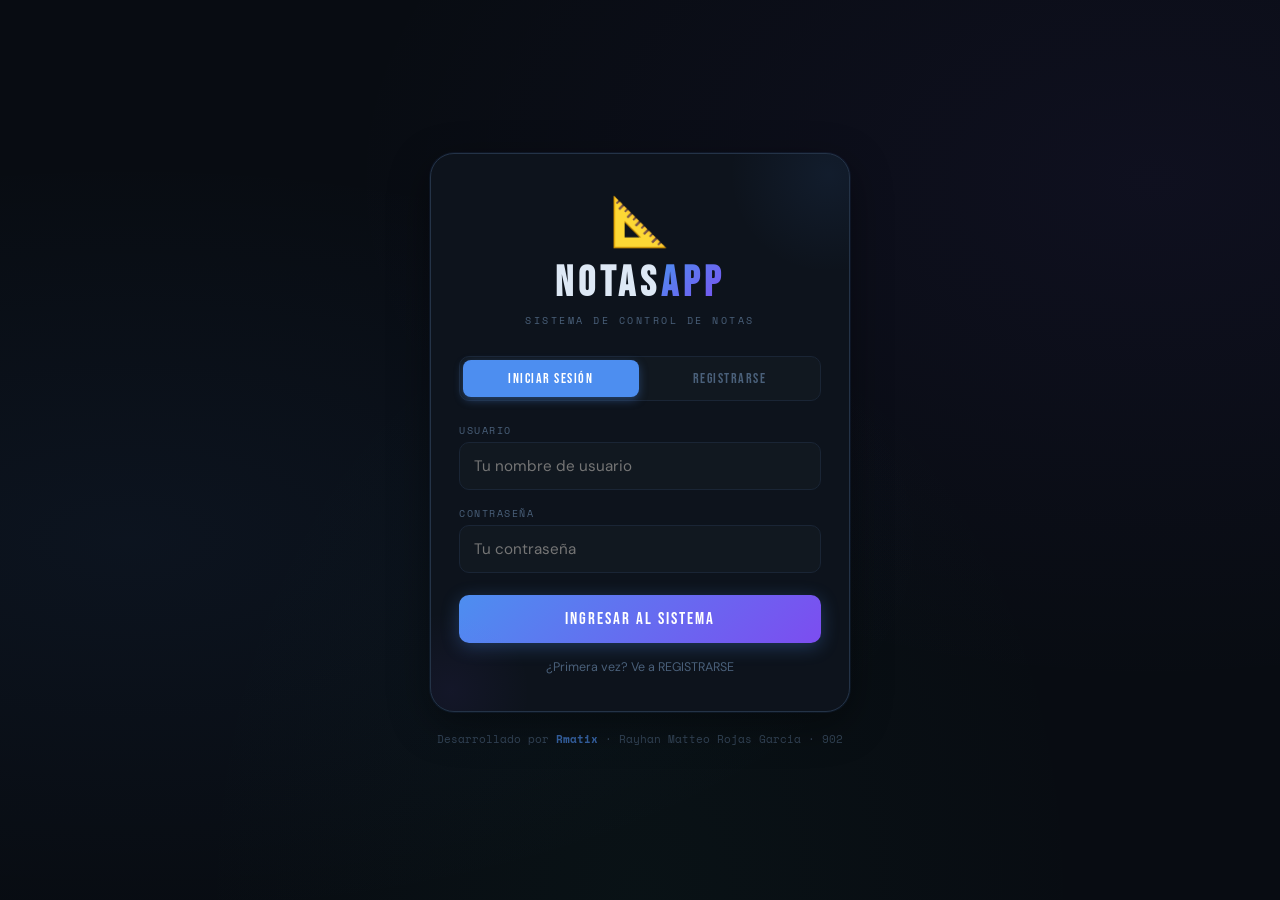
<file: index.html>
<!DOCTYPE html>
<html lang="es">
<head>
    <meta charset="UTF-8">
    <meta name="viewport" content="width=device-width, initial-scale=1.0">
    <title>NotasApp · Rmatix</title>
    <link href="https://fonts.googleapis.com/css2?family=Bebas+Neue&family=DM+Sans:opsz,wght@9..40,300;9..40,400;9..40,500;9..40,600;9..40,700&family=Space+Mono:wght@400;700&display=swap" rel="stylesheet">
    <style>
        :root {
            --bg: #080c12;
            --surface: rgba(13, 19, 28, 0.85);
            --surface-solid: #0d131c;
            --surface2: #111820;
            --card: #131b25;
            --border: #1a2535;
            --border-light: #243347;
            --text: #dde8f5;
            --text2: #7a96b4;
            --muted: #4a607a;
            --accent: #4d8ef0;
            --accent2: #7c4df0;
            --green: #2ecc8a;
            --red: #f06565;
            --yellow: #f0b429;
            --orange: #f07832;
            --radius: 18px;
            --radius-sm: 10px;
            --shadow: 0 12px 40px rgba(0,0,0,0.4);
            --shadow-card: 0 4px 20px rgba(0,0,0,0.3);
            --transition: all 0.28s cubic-bezier(0.25, 0.8, 0.25, 1);
            /* Mobile nav height */
            --nav-h: 64px;
        }

        * { margin:0; padding:0; box-sizing:border-box; scroll-behavior:smooth; -webkit-tap-highlight-color:transparent; }

        body {
            background: var(--bg);
            background-image:
                radial-gradient(ellipse at 10% 60%, rgba(77,142,240,0.06) 0%, transparent 50%),
                radial-gradient(ellipse at 90% 20%, rgba(124,77,240,0.06) 0%, transparent 50%),
                radial-gradient(ellipse at 50% 100%, rgba(46,204,138,0.03) 0%, transparent 50%);
            color: var(--text);
            font-family: 'DM Sans', sans-serif;
            min-height: 100vh;
            overflow-x: hidden;
        }

        .hidden { display:none!important }

        /* ═══ ANIMACIONES ═══ */
        @keyframes slideInUp { from { opacity:0; transform:translateY(24px); } to { opacity:1; transform:translateY(0); } }
        @keyframes slideInDown { from { opacity:0; transform:translateY(-16px); } to { opacity:1; transform:translateY(0); } }
        @keyframes fadeIn { from { opacity:0; } to { opacity:1; } }
        @keyframes float { 0%,100% { transform:translateY(0); } 50% { transform:translateY(-8px); } }
        @keyframes shimmer { 0% { background-position: -200% center; } 100% { background-position: 200% center; } }
        @keyframes popIn { 0% { transform:scale(0.85); opacity:0; } 70% { transform:scale(1.04); } 100% { transform:scale(1); opacity:1; } }
        @keyframes spin { to { transform:rotate(360deg); } }

        /* ═══ AUTH SCREEN ═══ */
        .auth-screen {
            display:flex; align-items:center; justify-content:center;
            min-height:100vh; padding:20px;
            animation: fadeIn 0.6s ease;
        }
        .auth-container { width:100%; max-width:420px; }

        .auth-card {
            background: var(--surface-solid);
            border: 1px solid var(--border-light);
            border-radius: 24px;
            padding: 36px 28px;
            box-shadow: 0 0 0 1px rgba(77,142,240,0.08), var(--shadow);
            position: relative; overflow: hidden;
            animation: popIn 0.5s cubic-bezier(0.2,0.8,0.2,1);
        }
        .auth-card::before {
            content:''; position:absolute; top:-80px; right:-80px;
            width:200px; height:200px; border-radius:50%;
            background: radial-gradient(circle, rgba(77,142,240,0.08), transparent 70%);
            pointer-events:none;
        }
        .auth-card::after {
            content:''; position:absolute; bottom:-60px; left:-60px;
            width:160px; height:160px; border-radius:50%;
            background: radial-gradient(circle, rgba(124,77,240,0.06), transparent 70%);
            pointer-events:none;
        }

        .auth-logo { text-align:center; margin-bottom:28px; }
        .logo-icon { font-size:3rem; display:inline-block; animation:float 5s ease-in-out infinite; }
        .logo-text { font-family:'Bebas Neue',sans-serif; font-size:2.6rem; letter-spacing:5px; margin-top:6px; }
        .logo-highlight {
            background: linear-gradient(135deg, var(--accent), var(--accent2));
            -webkit-background-clip:text; -webkit-text-fill-color:transparent;
        }
        .logo-subtitle { font-family:'Space Mono',monospace; font-size:0.65rem; color:var(--muted); letter-spacing:2.5px; margin-top:4px; text-transform:uppercase; }

        .auth-tabs {
            display:flex; background:var(--surface2); border:1px solid var(--border);
            border-radius:10px; padding:3px; margin-bottom:22px; gap:3px;
        }
        .auth-tab {
            flex:1; padding:10px; background:transparent; border:none;
            color:var(--muted); font-family:'Bebas Neue',sans-serif; font-size:0.9rem;
            letter-spacing:1.5px; cursor:pointer; border-radius:8px; transition:var(--transition);
        }
        .auth-tab.active { background:var(--accent); color:#fff; box-shadow:0 3px 10px rgba(77,142,240,0.35); }

        .auth-form { display:none; flex-direction:column; gap:16px; animation:fadeIn 0.3s ease; }
        .auth-form.active { display:flex; }
        .input-group { display:flex; flex-direction:column; gap:5px; }
        .input-group label { font-family:'Space Mono',monospace; font-size:0.6rem; color:var(--muted); letter-spacing:1.5px; text-transform:uppercase; }
        .input-row { display:grid; grid-template-columns:1fr 1fr; gap:10px; }

        input, select {
            background:var(--surface2); border:1px solid var(--border);
            color:var(--text); border-radius:10px; padding:13px 14px;
            font-family:'DM Sans',sans-serif; font-size:0.95rem;
            outline:none; transition:var(--transition); width:100%;
        }
        input:focus, select:focus {
            border-color:var(--accent);
            box-shadow:0 0 0 3px rgba(77,142,240,0.12);
            background: #131e2e;
        }
        select {
            appearance:none;
            background-image:url("data:image/svg+xml,%3Csvg xmlns='http://www.w3.org/2000/svg' width='12' height='12' viewBox='0 0 12 12'%3E%3Cpath fill='%234a607a' d='M6 8L1 3h10z'/%3E%3C/svg%3E");
            background-repeat:no-repeat; background-position:right 14px center; padding-right:36px; cursor:pointer;
        }

        .auth-btn {
            padding:14px; border:none; border-radius:10px;
            font-family:'Bebas Neue',sans-serif; font-size:1.05rem; letter-spacing:2px;
            cursor:pointer; color:#fff; margin-top:6px; transition:var(--transition);
            background: linear-gradient(135deg, var(--accent), var(--accent2));
            box-shadow: 0 4px 18px rgba(77,142,240,0.3);
            position:relative; overflow:hidden;
        }
        .auth-btn::after {
            content:''; position:absolute; inset:0;
            background:linear-gradient(135deg, rgba(255,255,255,0.1), transparent);
            opacity:0; transition:opacity 0.2s;
        }
        .auth-btn:hover { transform:translateY(-2px); box-shadow:0 8px 24px rgba(77,142,240,0.4); }
        .auth-btn:hover::after { opacity:1; }
        .auth-btn:active { transform:scale(0.97); }
        .auth-btn:disabled { opacity:0.6; cursor:not-allowed; transform:none; }
        .register-btn { background:linear-gradient(135deg,#0fa86e,var(--green)); box-shadow:0 4px 18px rgba(46,204,138,0.3); }
        .register-btn:hover { box-shadow:0 8px 24px rgba(46,204,138,0.4); }

        .auth-hint { text-align:center; font-size:0.78rem; color:var(--muted); cursor:pointer; transition:color 0.2s; }
        .auth-hint:hover { color:var(--accent); }
        .auth-footer { text-align:center; margin-top:18px; font-size:0.7rem; color:var(--muted); font-family:'Space Mono',monospace; opacity:0.6; }
        .auth-footer strong { color:var(--accent); }

        /* ═══ DASHBOARD ═══ */
        .dashboard { display:none; min-height:100vh; animation:fadeIn 0.4s ease; }
        .dashboard.active { display:flex; }

        /* ═══ SIDEBAR (PC) ═══ */
        .sidebar {
            width:256px; background:var(--surface); backdrop-filter:blur(20px); -webkit-backdrop-filter:blur(20px);
            border-right:1px solid var(--border); height:100vh; position:sticky; top:0;
            display:flex; flex-direction:column; z-index:100; transition:left 0.3s cubic-bezier(0.2,0.8,0.2,1);
            flex-shrink:0;
        }
        .sidebar-header {
            display:flex; align-items:center; justify-content:space-between;
            padding:20px 18px; border-bottom:1px solid rgba(255,255,255,0.04);
        }
        .sidebar-logo { font-family:'Bebas Neue',sans-serif; font-size:1.35rem; letter-spacing:2px; display:flex; align-items:center; gap:8px; }
        .sidebar-logo span { background:linear-gradient(135deg,var(--accent),var(--accent2)); -webkit-background-clip:text; -webkit-text-fill-color:transparent; }
        .sidebar-close { display:none; background:none; border:none; color:var(--text2); font-size:1.6rem; cursor:pointer; width:32px; height:32px; border-radius:8px; transition:var(--transition); display:none; align-items:center; justify-content:center; }
        .sidebar-close:hover { background:rgba(240,101,101,0.1); color:var(--red); }

        .sidebar-nav { flex:1; padding:10px; display:flex; flex-direction:column; gap:4px; overflow-y:auto; }
        .nav-item {
            display:flex; align-items:center; gap:12px; padding:11px 14px; border-radius:10px;
            color:var(--text2); text-decoration:none; font-family:'Space Mono',monospace; font-size:0.75rem;
            transition:var(--transition); border:1px solid transparent; letter-spacing:0.5px;
        }
        .nav-item:hover { background:rgba(255,255,255,0.03); color:var(--text); transform:translateX(3px); }
        .nav-item.active {
            background:linear-gradient(135deg,rgba(77,142,240,0.12),rgba(124,77,240,0.08));
            color:var(--accent); border-color:rgba(77,142,240,0.2); font-weight:700;
        }
        .nav-item .nav-icon { font-size:1rem; width:20px; text-align:center; flex-shrink:0; }

        .sidebar-footer {
            padding:14px; border-top:1px solid rgba(255,255,255,0.04);
            display:flex; align-items:center; justify-content:space-between;
            background:rgba(0,0,0,0.15);
        }
        .user-badge { display:flex; align-items:center; gap:10px; flex:1; overflow:hidden; }
        .user-avatar {
            width:36px; height:36px; border-radius:10px; flex-shrink:0;
            background:linear-gradient(135deg,rgba(77,142,240,0.2),rgba(124,77,240,0.2));
            border:1px solid rgba(77,142,240,0.3);
            display:flex; align-items:center; justify-content:center;
            font-size:1rem; font-weight:800; color:var(--accent);
        }
        .user-name { font-size:0.85rem; font-weight:600; white-space:nowrap; overflow:hidden; text-overflow:ellipsis; }
        .user-curso {
            font-size:0.65rem; color:var(--accent); font-family:'Space Mono',monospace;
            background:rgba(77,142,240,0.1); padding:2px 6px; border-radius:4px;
            display:inline-block; margin-top:1px; letter-spacing:0.5px;
        }
        .logout-btn {
            background:transparent; border:1px solid var(--border); color:var(--muted);
            border-radius:8px; width:34px; height:34px; cursor:pointer; font-size:1rem;
            transition:var(--transition); display:flex; align-items:center; justify-content:center; flex-shrink:0;
        }
        .logout-btn:hover { color:var(--red); border-color:rgba(240,101,101,0.4); background:rgba(240,101,101,0.08); }

        /* ═══ MAIN CONTENT ═══ */
        .main-content { flex:1; display:flex; flex-direction:column; min-width:0; }

        .topbar {
            background:var(--surface); backdrop-filter:blur(20px); -webkit-backdrop-filter:blur(20px);
            border-bottom:1px solid rgba(255,255,255,0.04); height:60px;
            display:flex; align-items:center; padding:0 20px; gap:14px;
            position:sticky; top:0; z-index:50;
        }
        .menu-btn { display:none; background:none; border:none; color:var(--text2); font-size:1.4rem; cursor:pointer; padding:4px; border-radius:8px; transition:var(--transition); }
        .menu-btn:hover { color:var(--accent); background:rgba(77,142,240,0.08); }
        .topbar-title { font-family:'Bebas Neue',sans-serif; font-size:1.4rem; letter-spacing:2px; flex:1; }

        .periodo-selector { display:flex; background:var(--surface2); border:1px solid var(--border); border-radius:8px; padding:3px; gap:2px; }
        .periodo-btn {
            font-family:'Space Mono',monospace; font-size:0.7rem; padding:7px 14px;
            border-radius:6px; border:none; background:transparent; color:var(--muted);
            cursor:pointer; transition:var(--transition); font-weight:700; letter-spacing:0.5px;
        }
        .periodo-btn:hover:not(.active) { color:var(--text); }
        .periodo-btn.active { background:var(--accent); color:#fff; box-shadow:0 2px 8px rgba(77,142,240,0.35); }

        .escala-bar {
            display:flex; gap:8px; flex-wrap:wrap; padding:10px 20px;
            background:rgba(0,0,0,0.12); border-bottom:1px solid rgba(255,255,255,0.03);
        }
        .escala-chip { font-family:'Space Mono',monospace; font-size:0.6rem; padding:3px 9px; border-radius:5px; font-weight:700; letter-spacing:0.5px; }
        .e-def { background:rgba(240,101,101,0.08); color:var(--red); border:1px solid rgba(240,101,101,0.25); }
        .e-mal { background:rgba(240,180,41,0.08); color:var(--yellow); border:1px solid rgba(240,180,41,0.25); }
        .e-ace { background:rgba(77,142,240,0.08); color:var(--accent); border:1px solid rgba(77,142,240,0.25); }
        .e-sob { background:rgba(46,204,138,0.08); color:var(--green); border:1px solid rgba(46,204,138,0.25); }

        /* ═══ VIEWS ═══ */
        .view-container { flex:1; padding:20px; max-width:1400px; margin:0 auto; width:100%; }
        .view { display:none; animation:fadeIn 0.35s ease; }
        .view.active { display:block; }

        .materias-header { display:flex; justify-content:space-between; align-items:center; margin-bottom:20px; flex-wrap:wrap; gap:12px; }
        .section-title { font-family:'Bebas Neue',sans-serif; font-size:1.5rem; letter-spacing:2px; display:flex; align-items:center; gap:10px; }
        .section-title::before { content:''; display:block; width:4px; height:18px; background:linear-gradient(180deg,var(--accent),var(--accent2)); border-radius:2px; }

        .add-materia-btn {
            background:linear-gradient(135deg,var(--accent),var(--accent2)); color:#fff; border:none;
            border-radius:10px; padding:10px 18px; font-weight:700; font-size:0.8rem; cursor:pointer;
            font-family:'Space Mono',monospace; transition:var(--transition);
            box-shadow:0 4px 14px rgba(77,142,240,0.25); display:flex; align-items:center; gap:7px; letter-spacing:0.5px;
        }
        .add-materia-btn:hover { transform:translateY(-2px); box-shadow:0 8px 20px rgba(77,142,240,0.4); }
        .add-materia-btn:active { transform:scale(0.96); }

        /* ═══ CARDS ═══ */
        .cards-grid { display:grid; grid-template-columns:repeat(auto-fill,minmax(360px,1fr)); gap:18px; }

        .materia-card {
            background:var(--card); border:1px solid var(--border); border-radius:var(--radius);
            overflow:hidden; transition:var(--transition);
            animation:slideInUp 0.45s cubic-bezier(0.2,0.8,0.2,1) both;
            box-shadow:var(--shadow-card);
        }
        .materia-card:hover { transform:translateY(-3px); box-shadow:0 16px 36px rgba(0,0,0,0.45); border-color:var(--border-light); }

        .card-header {
            display:flex; justify-content:space-between; align-items:center; padding:14px 16px;
            background:rgba(0,0,0,0.18); border-bottom:1px solid var(--border);
            position:relative; overflow:hidden;
        }
        .card-header::after {
            content:''; position:absolute; top:0; left:0; right:0; height:2px;
            background:linear-gradient(90deg, var(--accent), var(--accent2)); opacity:0.5;
        }
        .materia-nombre { font-family:'Bebas Neue',sans-serif; font-size:1.25rem; letter-spacing:1.5px; }
        .btn-icon {
            background:transparent; border:1px solid transparent; color:var(--muted);
            border-radius:7px; width:28px; height:28px; cursor:pointer; transition:var(--transition);
            display:flex; align-items:center; justify-content:center; font-size:0.9rem;
        }
        .btn-icon:hover { color:var(--red); background:rgba(240,101,101,0.1); border-color:rgba(240,101,101,0.3); transform:rotate(90deg); }

        .card-body { padding:14px 16px; }
        .nota-label {
            font-family:'Space Mono',monospace; font-size:0.65rem; color:var(--text2);
            display:flex; justify-content:space-between; align-items:center; margin-bottom:8px; font-weight:700; letter-spacing:0.5px;
        }
        .pct-badge { background:rgba(77,142,240,0.1); border:1px solid rgba(77,142,240,0.2); border-radius:4px; padding:2px 6px; font-size:0.6rem; color:var(--accent); }

        .divider { border:none; border-top:1px dashed rgba(255,255,255,0.06); margin:12px 0; }

        table { width:100%; border-collapse:collapse; margin-bottom:10px; }
        th { font-family:'Space Mono',monospace; font-size:0.6rem; color:var(--muted); text-align:left; padding:5px 6px; border-bottom:1px solid var(--border); letter-spacing:0.5px; }
        td { font-family:'Space Mono',monospace; font-size:0.72rem; padding:7px 6px; border-bottom:1px solid rgba(26,37,53,0.5); transition:background 0.15s; }
        tr:hover td { background:rgba(255,255,255,0.015); }
        .act-del { cursor:pointer; color:var(--muted); text-align:center; border-radius:4px; transition:var(--transition); padding:2px 4px; }
        .act-del:hover { color:var(--red); background:rgba(240,101,101,0.1); }

        .add-act-form, .add-extra-form, .add-negativo-form { display:grid; gap:7px; margin-top:8px; align-items:center; }
        .add-act-form { grid-template-columns:1fr 65px 110px 36px; }
        .add-extra-form, .add-negativo-form { grid-template-columns:1fr 75px 36px; }

        .act-input, .nota-input-sm, .date-input {
            background:var(--surface-solid); border:1px solid var(--border); color:var(--text);
            border-radius:7px; padding:8px 10px; font-family:'DM Sans',sans-serif; font-size:0.8rem; transition:var(--transition);
        }
        .act-input:focus, .nota-input-sm:focus, .date-input:focus { border-color:var(--accent); box-shadow:0 0 0 2px rgba(77,142,240,0.1); }
        .nota-input-sm { font-family:'Space Mono',monospace; text-align:center; }
        .date-input { font-family:'Space Mono',monospace; color:var(--muted); }

        .btn-add-nota, .btn-add-negativo {
            border:none; border-radius:7px; height:100%; min-height:34px;
            display:flex; align-items:center; justify-content:center;
            font-weight:bold; font-size:1.1rem; cursor:pointer; transition:var(--transition);
        }
        .btn-add-nota { background:rgba(77,142,240,0.1); color:var(--accent); border:1px solid rgba(77,142,240,0.25); }
        .btn-add-nota:hover { background:var(--accent); color:#fff; }
        .btn-add-negativo { background:rgba(240,101,101,0.1); color:var(--red); border:1px solid rgba(240,101,101,0.25); }
        .btn-add-negativo:hover { background:var(--red); color:#fff; }
        .btn-add-nota:active, .btn-add-negativo:active { transform:scale(0.9); }

        .prom-display {
            display:flex; gap:8px; flex-wrap:wrap; font-family:'Space Mono',monospace;
            font-size:0.7rem; color:var(--text2); margin-top:10px;
            background:rgba(0,0,0,0.18); padding:8px 10px; border-radius:7px; border:1px solid var(--border); align-items:center;
        }

        .extra-item, .negativo-item { display:flex; align-items:center; gap:8px; padding:7px 10px; border-radius:7px; border:1px solid; margin-bottom:5px; transition:transform 0.15s; }
        .extra-item:hover, .negativo-item:hover { transform:translateX(2px); }
        .extra-item { background:rgba(240,120,50,0.04); border-color:rgba(240,120,50,0.18); }
        .negativo-item { background:rgba(240,101,101,0.04); border-color:rgba(240,101,101,0.18); }
        .extra-nombre, .negativo-nombre { flex:1; font-size:0.78rem; overflow:hidden; text-overflow:ellipsis; white-space:nowrap; }
        .extra-pts { color:var(--orange); font-weight:700; font-family:'Space Mono',monospace; font-size:0.78rem; }
        .negativo-pts { color:var(--red); font-weight:700; font-family:'Space Mono',monospace; font-size:0.78rem; }
        .extra-del, .negativo-del { cursor:pointer; color:var(--muted); transition:color 0.15s; padding:2px 5px; border-radius:4px; font-size:0.8rem; }
        .extra-del:hover, .negativo-del:hover { color:var(--red); background:rgba(240,101,101,0.1); }

        .nota-final-grande {
            display:flex; justify-content:space-between; align-items:center; margin-top:14px;
            padding:14px; border-radius:10px; animation:fadeIn 0.4s;
            background:linear-gradient(135deg,rgba(255,255,255,0.02),rgba(255,255,255,0.04));
            border:1px solid var(--border-light);
        }
        .nota-final-grande > span { font-family:'Space Mono',monospace; font-size:0.7rem; color:var(--text2); font-weight:700; letter-spacing:0.5px; }
        .nota-final-num { font-family:'Bebas Neue',sans-serif; font-size:2.4rem; text-shadow:0 2px 12px rgba(0,0,0,0.5); line-height:1; }
        .calif-badge { font-family:'Bebas Neue',sans-serif; font-size:0.9rem; padding:4px 10px; border-radius:6px; letter-spacing:1px; }
        .calif-deficiente { background:rgba(240,101,101,0.12); color:var(--red); border:1px solid rgba(240,101,101,0.25); }
        .calif-malo { background:rgba(240,180,41,0.12); color:var(--yellow); border:1px solid rgba(240,180,41,0.25); }
        .calif-aceptable { background:rgba(77,142,240,0.12); color:var(--accent); border:1px solid rgba(77,142,240,0.25); }
        .calif-sobresaliente { background:rgba(46,204,138,0.12); color:var(--green); border:1px solid rgba(46,204,138,0.25); }

        .card-footer { display:flex; gap:8px; padding:14px 16px; border-top:1px solid var(--border); background:rgba(0,0,0,0.1); }
        .btn-finalizar { flex:1; padding:11px; border-radius:8px; border:none; font-weight:700; font-size:0.72rem; cursor:pointer; transition:var(--transition); letter-spacing:0.5px; font-family:'Space Mono',monospace; }
        .btn-calc-promedio { background:transparent; color:var(--accent); border:1px solid rgba(77,142,240,0.3); }
        .btn-calc-promedio:hover { background:rgba(77,142,240,0.08); border-color:var(--accent); transform:translateY(-1px); }
        .btn-calc-final { background:linear-gradient(135deg,var(--accent),var(--accent2)); color:#fff; box-shadow:0 3px 12px rgba(77,142,240,0.25); }
        .btn-calc-final:hover { transform:translateY(-1px); box-shadow:0 6px 18px rgba(77,142,240,0.4); }
        .btn-finalizar:active { transform:scale(0.96); }

        /* ═══ RESUMEN & EMPTY ═══ */
        .resumen-grid { display:grid; grid-template-columns:repeat(auto-fill,minmax(180px,1fr)); gap:12px; margin-top:18px; }
        .resumen-item {
            background:var(--surface2); border:1px solid var(--border); border-radius:12px;
            padding:16px; display:flex; flex-direction:column; gap:6px;
            transition:var(--transition); position:relative; overflow:hidden;
        }
        .resumen-item:hover { transform:translateY(-3px); border-color:var(--border-light); box-shadow:var(--shadow-card); }
        .resumen-item::before { content:''; position:absolute; left:0; top:0; bottom:0; width:3px; background:linear-gradient(180deg,var(--accent),var(--accent2)); border-radius:3px 0 0 3px; }
        .resumen-materia { font-family:'Space Mono',monospace; font-size:0.7rem; color:var(--text2); font-weight:700; letter-spacing:0.5px; }
        .resumen-nota { font-family:'Bebas Neue',sans-serif; font-size:1.7rem; letter-spacing:1px; line-height:1; }

        .info-card { background:var(--card); border:1px solid var(--border); border-radius:var(--radius); padding:22px; box-shadow:var(--shadow-card); }

        .empty-state { text-align:center; padding:50px 20px; color:var(--muted); font-family:'Space Mono',monospace; display:flex; flex-direction:column; align-items:center; gap:14px; animation:fadeIn 0.5s; }
        .empty-icon { font-size:3rem; animation:float 4s ease-in-out infinite; display:inline-block; }

        /* ═══ MODAL & TOAST ═══ */
        .modal-overlay { display:none; position:fixed; inset:0; background:rgba(0,0,0,0.75); backdrop-filter:blur(6px); z-index:200; align-items:center; justify-content:center; opacity:0; transition:opacity 0.25s; }
        .modal-overlay.open { display:flex; opacity:1; }
        .modal {
            background:var(--surface-solid); border:1px solid var(--border-light); border-radius:20px;
            padding:28px; width:90%; max-width:380px;
            transform:translateY(20px) scale(0.95); transition:all 0.3s cubic-bezier(0.2,0.8,0.2,1);
            box-shadow:0 24px 48px rgba(0,0,0,0.6);
        }
        .modal-overlay.open .modal { transform:translateY(0) scale(1); }
        .modal h3 { font-family:'Bebas Neue',sans-serif; font-size:1.5rem; letter-spacing:2px; margin-bottom:18px; display:flex; align-items:center; gap:8px; }
        .modal h3::before { content:'+'; color:var(--accent); }
        .modal input { width:100%; margin-bottom:20px; padding:13px; font-size:0.95rem; }
        .modal-btns { display:flex; gap:10px; }
        .modal-btn { flex:1; padding:12px; border-radius:9px; border:none; font-weight:700; cursor:pointer; transition:var(--transition); font-family:'DM Sans',sans-serif; font-size:0.9rem; }
        .modal-btn.confirm { background:linear-gradient(135deg,var(--accent),var(--accent2)); color:#fff; box-shadow:0 4px 14px rgba(77,142,240,0.3); }
        .modal-btn.confirm:hover { transform:translateY(-1px); box-shadow:0 6px 18px rgba(77,142,240,0.4); }
        .modal-btn.cancel { background:transparent; color:var(--text2); border:1px solid var(--border); }
        .modal-btn.cancel:hover { background:rgba(255,255,255,0.04); color:var(--text); }

        .toast {
            position:fixed; bottom:24px; left:50%; transform:translateX(-50%) translateY(120px);
            background:var(--surface-solid); border:1px solid var(--border-light); color:var(--text);
            font-family:'Space Mono',monospace; font-size:0.75rem; padding:12px 22px;
            border-radius:10px; z-index:400; opacity:0;
            transition:transform 0.4s cubic-bezier(0.2,0.8,0.2,1), opacity 0.4s;
            box-shadow:0 12px 32px rgba(0,0,0,0.5); display:flex; align-items:center; gap:8px;
            max-width:90vw; text-align:center;
        }
        .toast.show { transform:translateX(-50%) translateY(0); opacity:1; }

        /* ═══ STEPS / INFO / CREDITS ═══ */
        .steps-list { display:flex; flex-direction:column; gap:10px; margin:18px 0; }
        .step-item { display:flex; gap:14px; padding:14px; background:var(--surface2); border:1px solid var(--border); border-radius:10px; transition:transform 0.2s; }
        .step-item:hover { transform:translateX(3px); border-color:var(--border-light); }
        .step-num { width:34px; height:34px; border-radius:9px; background:rgba(77,142,240,0.1); border:1px solid rgba(77,142,240,0.25); color:var(--accent); display:flex; align-items:center; justify-content:center; font-family:'Bebas Neue',sans-serif; font-size:1.2rem; flex-shrink:0; }
        .step-item h4 { font-size:0.9rem; margin-bottom:3px; color:var(--text); }
        .step-item p { font-size:0.78rem; color:var(--text2); line-height:1.5; }
        .step-item a { color:var(--accent); text-decoration:none; }
        .step-item a:hover { text-decoration:underline; }
        .info-note { background:rgba(77,142,240,0.04); border-left:3px solid var(--accent); border-radius:0 8px 8px 0; padding:14px; font-size:0.82rem; color:var(--text2); margin-top:14px; display:flex; gap:10px; align-items:flex-start; }
        .creator-info { text-align:center; padding:28px 20px; background:var(--surface2); border:1px solid var(--border); border-radius:12px; position:relative; overflow:hidden; }
        .creator-info::before { content:''; position:absolute; top:0; left:0; right:0; height:3px; background:linear-gradient(90deg,var(--accent),var(--accent2)); }
        .creator-avatar { font-size:3rem; margin-bottom:10px; animation:float 4s ease-in-out infinite; display:inline-block; }
        .creator-info h2 { font-family:'Bebas Neue',sans-serif; font-size:2.4rem; background:linear-gradient(135deg,var(--accent),var(--accent2)); -webkit-background-clip:text; -webkit-text-fill-color:transparent; margin-bottom:3px; }
        .license-info { background:rgba(0,0,0,0.2); border:1px solid var(--border); border-radius:10px; padding:18px; margin-top:14px; }

        /* ═══ LOADING SPINNER ═══ */
        .loading-overlay { position:fixed; inset:0; background:var(--bg); z-index:500; display:flex; flex-direction:column; align-items:center; justify-content:center; gap:16px; animation:fadeIn 0.2s; }
        .loading-overlay.hidden { display:none; }
        .spinner { width:40px; height:40px; border:3px solid var(--border); border-top-color:var(--accent); border-radius:50%; animation:spin 0.8s linear infinite; }
        .loading-text { font-family:'Space Mono',monospace; font-size:0.7rem; color:var(--muted); letter-spacing:2px; }

        /* ══════════════════════════════════════════
           MOBILE — App nativa con bottom nav
        ══════════════════════════════════════════ */
        @media (max-width: 768px) {
            /* Sidebar se convierte en drawer */
            .sidebar {
                position:fixed; left:-100%; top:0; bottom:0; width:80%; max-width:280px;
                z-index:200; box-shadow:4px 0 24px rgba(0,0,0,0.5);
            }
            .sidebar.open { left:0; }
            .sidebar-close { display:flex !important; }
            .menu-btn { display:flex; }

            /* Overlay del drawer */
            .sidebar-overlay {
                display:none; position:fixed; inset:0; background:rgba(0,0,0,0.6);
                backdrop-filter:blur(2px); z-index:199;
            }
            .sidebar-overlay.active { display:block; }

            /* Dashboard en columna */
            .dashboard.active { flex-direction:column; }
            .main-content { padding-bottom:var(--nav-h); }

            /* Topbar más compacto */
            .topbar { height:54px; padding:0 14px; gap:10px; }
            .topbar-title { font-size:1.2rem; }
            .periodo-selector { padding:2px; }
            .periodo-btn { padding:6px 10px; font-size:0.65rem; }

            /* Escala bar scroll horizontal */
            .escala-bar { flex-wrap:nowrap; overflow-x:auto; padding:8px 14px; gap:6px; scrollbar-width:none; }
            .escala-bar::-webkit-scrollbar { display:none; }

            /* Cards fullwidth */
            .view-container { padding:12px; }
            .cards-grid { grid-template-columns:1fr; gap:12px; }
            .materias-header { margin-bottom:14px; }

            /* Card adaptado a mobile */
            .card-header, .card-body, .card-footer { padding:12px 14px; }
            .materia-nombre { font-size:1.15rem; }

            /* Formularios apilados */
            .add-act-form { grid-template-columns:1fr 70px; }
            .add-act-form .date-input { grid-column:1/-1; }
            .add-act-form .btn-add-nota { grid-column:2/3; grid-row:1/2; height:100%; }
            .add-extra-form, .add-negativo-form { grid-template-columns:1fr 70px; }

            /* Bottom nav móvil */
            .bottom-nav {
                display:flex; position:fixed; bottom:0; left:0; right:0;
                height:var(--nav-h); background:var(--surface-solid);
                border-top:1px solid var(--border); z-index:150;
                backdrop-filter:blur(16px); -webkit-backdrop-filter:blur(16px);
                padding:0 4px; padding-bottom:env(safe-area-inset-bottom);
            }
            .bottom-nav-item {
                flex:1; display:flex; flex-direction:column; align-items:center; justify-content:center;
                gap:3px; background:none; border:none; color:var(--muted); cursor:pointer;
                transition:var(--transition); border-radius:10px; padding:6px 4px; position:relative;
            }
            .bottom-nav-item .bn-icon { font-size:1.2rem; transition:transform 0.2s; }
            .bottom-nav-item .bn-label { font-family:'Space Mono',monospace; font-size:0.55rem; letter-spacing:0.5px; font-weight:700; }
            .bottom-nav-item.active { color:var(--accent); }
            .bottom-nav-item.active .bn-icon { transform:translateY(-2px); }
            .bottom-nav-item.active::after {
                content:''; position:absolute; top:0; left:20%; right:20%;
                height:2px; background:var(--accent); border-radius:0 0 2px 2px;
            }
            .bottom-nav-item:active { transform:scale(0.92); }

            /* Auth en mobile */
            .auth-card { padding:28px 20px; border-radius:20px; }
            .logo-text { font-size:2.2rem; }

            /* Toast sobre bottom nav */
            .toast { bottom:calc(var(--nav-h) + 12px); }

            /* Resumen grid 2 col en mobile */
            .resumen-grid { grid-template-columns:1fr 1fr; gap:10px; }
        }

        /* Tablets intermedios */
        @media (min-width:769px) {
            .bottom-nav { display:none; }
            .sidebar-overlay { display:none !important; }
        }

        /* Desktop grande */
        @media (min-width: 1200px) {
            .cards-grid { grid-template-columns:repeat(auto-fill,minmax(400px,1fr)); }
        }
    </style>
</head>
<body>

    <!-- Loading inicial -->
    <div class="loading-overlay" id="loadingOverlay">
        <div class="spinner"></div>
        <div class="loading-text">CARGANDO...</div>
    </div>

    <!-- Overlay del sidebar móvil -->
    <div class="sidebar-overlay" id="sidebarOverlay"></div>

    <div class="auth-screen" id="authScreen">
        <div class="auth-container">
            <div class="auth-card">
                <div class="auth-logo">
                    <div class="logo-icon">📐</div>
                    <h1 class="logo-text">NOTAS<span class="logo-highlight">APP</span></h1>
                    <p class="logo-subtitle">Sistema de Control de Notas</p>
                </div>
                <div class="auth-tabs">
                    <button class="auth-tab active" data-tab="login">INICIAR SESIÓN</button>
                    <button class="auth-tab" data-tab="register">REGISTRARSE</button>
                </div>
                <form class="auth-form active" id="loginForm" autocomplete="off">
                    <div class="input-group">
                        <label>USUARIO</label>
                        <input type="text" id="loginNombre" placeholder="Tu nombre de usuario" maxlength="60" required>
                    </div>
                    <div class="input-group">
                        <label>CONTRASEÑA</label>
                        <input type="password" id="loginPassword" placeholder="Tu contraseña" required>
                    </div>
                    <button type="submit" class="auth-btn">INGRESAR AL SISTEMA</button>
                    <p class="auth-hint" onclick="document.querySelector('[data-tab=\'register\']').click()">¿Primera vez? Ve a REGISTRARSE</p>
                </form>
                <form class="auth-form" id="registerForm" autocomplete="off">
                    <div class="input-group">
                        <label>TIPO DE CUENTA</label>
                        <select id="regTipo" required onchange="toggleRegTipo()">
                            <option value="">Selecciona...</option>
                            <option value="estudiante">🎒 Estudiante</option>
                            <option value="profesor">👨‍🏫 Profesor</option>
                            <option value="directora">👩‍💼 Directora de Curso</option>
                        </select>
                    </div>
                    <!-- Campos estudiante -->
                    <div id="camposEstudiante" style="display:none; display:flex; flex-direction:column; gap:16px;">
                        <div class="input-group">
                            <label>NOMBRE DEL ESTUDIANTE</label>
                            <select id="regNombreEstudiante">
                                <option value="">Selecciona tu nombre...</option>
                                <option value="ASCENCIO GALLEGO HEIDY VALENTINA" data-fila="1">1 · ASCENCIO GALLEGO HEIDY VALENTINA</option>
                                <option value="CHAPARRO VILLEGAS JOHAN SEBASTIAN" data-fila="2">2 · CHAPARRO VILLEGAS JOHAN SEBASTIAN</option>
                                <option value="COMBARIZA CASTRO DUVAN FELIPE" data-fila="3">3 · COMBARIZA CASTRO DUVAN FELIPE</option>
                                <option value="DURAN GRANADOS MICHAEL STIV" data-fila="4">4 · DURAN GRANADOS MICHAEL STIV</option>
                                <option value="GARCIA CASTAÑO JHOJAN SANTIAGO" data-fila="5">5 · GARCIA CASTAÑO JHOJAN SANTIAGO</option>
                                <option value="GUERRERO ARENAS MARIANA" data-fila="6">6 · GUERRERO ARENAS MARIANA</option>
                                <option value="MARTIN QUINTERO NICOLLE VALERIA" data-fila="7">7 · MARTIN QUINTERO NICOLLE VALERIA</option>
                                <option value="MORENO CIFUENTES MICHAEL STICK" data-fila="8">8 · MORENO CIFUENTES MICHAEL STICK</option>
                                <option value="ORTIZ GONZALEZ SHAYRA VALENTINA" data-fila="9">9 · ORTIZ GONZALEZ SHAYRA VALENTINA</option>
                                <option value="ALVAREZ CULMA DAVID SANTIAGO" data-fila="10">10 · ALVAREZ CULMA DAVID SANTIAGO</option>
                                <option value="PEÑARETE CAMACHO ANDRES SANTIAGO" data-fila="11">11 · PEÑARETE CAMACHO ANDRES SANTIAGO</option>
                                <option value="RAMIREZ GARCIA MICHELLE TATIANA" data-fila="12">12 · RAMIREZ GARCIA MICHELLE TATIANA</option>
                                <option value="RAMIREZ JIMENEZ JULIAN SANTIAGO" data-fila="13">13 · RAMIREZ JIMENEZ JULIAN SANTIAGO</option>
                                <option value="RAMIREZ MARTINEZ WENDY DALLANA" data-fila="14">14 · RAMIREZ MARTINEZ WENDY DALLANA</option>
                                <option value="RODRIGUEZ BOHORQUEZ DEINER ANDREY" data-fila="15">15 · RODRIGUEZ BOHORQUEZ DEINER ANDREY</option>
                                <option value="ROJAS GARCIA RAYHAN MATTEO" data-fila="16">16 · ROJAS GARCIA RAYHAN MATTEO</option>
                                <option value="RUIZ SOLORZANO SOFIA ALEXA" data-fila="17">17 · RUIZ SOLORZANO SOFIA ALEXA</option>
                                <option value="SALAZAR TOCUA MELANY SOFIA" data-fila="18">18 · SALAZAR TOCUA MELANY SOFIA</option>
                                <option value="VARGAS VARGAS DILAN CAMILO" data-fila="19">19 · VARGAS VARGAS DILAN CAMILO</option>
                            </select>
                        </div>
                    </div>
                    <!-- Campos profesor -->
                    <div id="camposProfesor" style="display:none; flex-direction:column; gap:16px;">
                        <div class="input-group">
                            <label>NOMBRE DEL PROFESOR</label>
                            <input type="text" id="regNombreProfesor" placeholder="Tu nombre completo" maxlength="60">
                        </div>
                        <div class="input-group">
                            <label>MATERIA QUE DICTA</label>
                            <select id="regMateriaProfesor">
                                <option value="">Selecciona materia...</option>
                                <option value="MATEMATICAS">MATEMÁTICAS</option>
                                <option value="ESPAÑOL">ESPAÑOL</option>
                                <option value="BIOLOGIA">BIOLOGÍA</option>
                                <option value="SOCIALES">SOCIALES</option>
                                <option value="INGLES">INGLÉS</option>
                                <option value="ED. FISICA">ED. FÍSICA</option>
                                <option value="TECNOLOGIA">TECNOLOGÍA</option>
                                <option value="MUSICA">MÚSICA</option>
                                <option value="CATEDRA">CÁTEDRA</option>
                            </select>
                        </div>
                    </div>
                    <div class="input-group">
                        <label>CONTRASEÑA</label>
                        <input type="password" id="regPassword" placeholder="Mínimo 6 caracteres" minlength="6" required>
                    </div>
                    <button type="submit" class="auth-btn register-btn">CREAR CUENTA</button>
                    <p class="auth-hint" onclick="document.querySelector('[data-tab=\'login\']').click()">¿Ya tienes cuenta? Ve a INICIAR SESIÓN</p>
                </form>
            </div>
            <p class="auth-footer">Desarrollado por <strong>Rmatix</strong> · Rayhan Matteo Rojas Garcia · 902</p>
        </div>
    </div>

    <div class="dashboard" id="dashboard">
        <aside class="sidebar" id="sidebar">
            <div class="sidebar-header">
                <div class="sidebar-logo">📐 NOTAS<span>APP</span></div>
                <button class="sidebar-close" id="sidebarClose">×</button>
            </div>
            <nav class="sidebar-nav" id="sidebarNav">
                <a href="#" class="nav-item active" data-view="materias">📚 Mis Materias</a>
                <a href="#" class="nav-item" data-view="resumen">📊 Resumen</a>
                <a href="#" class="nav-item" data-view="guia">📖 Guía de Uso</a>
                <a href="#" class="nav-item" data-view="creditos">⭐ Créditos</a>
                <a href="#" class="nav-item" data-view="soporte">🐛 Reportar Bug</a>
                <!-- Nav profe (oculto por defecto) -->
                <a href="#" class="nav-item nav-profe hidden" data-view="profe-notas">📝 Poner Notas</a>
                <a href="#" class="nav-item nav-profe hidden" data-view="lectura-global">📖 Lectura Global</a>
                <a href="#" class="nav-item nav-profe hidden" data-view="guia-profe">❓ Guía Profe</a>
            </nav>
            <div class="sidebar-footer">
                <div class="user-badge">
                    <div class="user-avatar" id="userAvatar">👤</div>
                    <div style="overflow: hidden;">
                        <div class="user-name" id="sidebarUserName">Estudiante</div>
                        <div class="user-curso" id="sidebarUserCurso">902</div>
                    </div>
                </div>
                <button class="logout-btn" id="logoutBtn" title="Cerrar Sesión">🚪</button>
            </div>
        </aside>
        <div class="main-content">
            <header class="topbar">
                <button class="menu-btn" id="menuBtn">☰</button>
                <h2 class="topbar-title" id="topbarTitle">Mis Materias</h2>
                <div class="periodo-selector">
                    <button class="periodo-btn active" data-periodo="1">PERÍODO 1</button>
                    <button class="periodo-btn" data-periodo="2">PERÍODO 2</button>
                    <button class="periodo-btn" data-periodo="3">PERÍODO 3</button>
                </div>
            </header>
            <div class="escala-bar">
                <span class="escala-chip e-def">0–1 DEFICIENTE</span>
                <span class="escala-chip e-mal">2–2.9 MALO</span>
                <span class="escala-chip e-ace">3–3.9 ACEPTABLE</span>
                <span class="escala-chip e-sob">4–5 SOBRESALIENTE</span>
            </div>
            <div class="view-container">
                <div class="view active" id="viewMaterias">
                    <div class="materias-header">
                        <h3 class="section-title">MATERIAS</h3>
                        <button class="add-materia-btn" id="addMateriaBtn">＋ AGREGAR MATERIA</button>
                    </div>
                    <div class="cards-grid" id="cardsGrid"></div>
                    <div class="empty-state hidden" id="emptyMaterias">
                        <span class="empty-icon">📭</span> 
                        <div>
                            <h3 style="color: var(--text); font-family: 'Bebas Neue', sans-serif; font-size: 1.5rem; letter-spacing: 1px;">No hay materias aún</h3>
                            <p style="font-size: 0.85rem; margin-top: 8px;">¡Haz clic en agregar materia para empezar!</p>
                        </div>
                    </div>
                </div>
                <div class="view" id="viewResumen">
                    <div class="info-card">
                        <h3 class="section-title">RESUMEN DEL PERÍODO</h3>
                        <div class="resumen-grid" id="resumenGrid"></div>
                        <div class="empty-state hidden" id="emptyResumen">
                            <span class="empty-icon">📋</span>
                            <div>
                                <h3 style="color: var(--text); font-family: 'Bebas Neue', sans-serif; font-size: 1.5rem; letter-spacing: 1px;">Resumen Vacío</h3>
                                <p style="font-size: 0.85rem; margin-top: 8px;">Finaliza tus materias para ver el gráfico aquí.</p>
                            </div>
                        </div>
                    </div>
                </div>
                <div class="view" id="viewGuia">
                    <div class="info-card">
                        <h3 class="section-title">GUÍA DE USO</h3>
                        <div class="steps-list">
                            <div class="step-item"><span class="step-num">1</span><div><h4>Regístrate o Inicia Sesión</h4><p>Ingresa tu nombre, curso y número de fila.</p></div></div>
                            <div class="step-item"><span class="step-num">2</span><div><h4>Agrega tus materias</h4><p>Se cargan por defecto. Usa <strong>"＋ AGREGAR MATERIA"</strong> si faltan.</p></div></div>
                            <div class="step-item"><span class="step-num">3</span><div><h4>Registra actividades (60%)</h4><p>Agrega notas (0-5). Puedes sumar <strong>puntos extra</strong> y restar <strong>negativos</strong>.</p></div></div>
                            <div class="step-item"><span class="step-num">4</span><div><h4>Finaliza la nota de materia</h4><p>Presiona <strong>"FINALIZAR NOTA MATERIA"</strong>.</p></div></div>
                            <div class="step-item"><span class="step-num">5</span><div><h4>Completa las demás notas</h4><p>Autoevaluación (10%), Trimestral (20%), Lectura Crítica (10%).</p></div></div>
                            <div class="step-item"><span class="step-num">6</span><div><h4>Calcula la nota del trimestre</h4><p>Presiona <strong>"NOTA DEL TRIMESTRE"</strong>.</p></div></div>
                        </div>
                        <div class="info-note"><span>💡</span> Los datos se guardan automáticamente en tu navegador. Cada estudiante tiene su espacio independiente.</div>
                    </div>
                </div>
                <div class="view" id="viewCreditos">
                    <div class="info-card">
                        <h3 class="section-title">CRÉDITOS</h3>
                        <div class="credits-block" style="margin-top: 20px;">
                            <div class="creator-info">
                                <div class="creator-avatar">👨‍💻</div>
                                <h2>Rmatix</h2>
                                <p style="font-size: 1.1rem; font-weight: bold; color: var(--text);">Rayhan Matteo Rojas Garcia</p>
                                <p style="color:var(--accent);font-family:'Space Mono',monospace; margin-top: 4px; background: rgba(91,156,245,0.1); display: inline-block; padding: 4px 12px; border-radius: 20px;">Estudiante de 902</p>
                                <p style="color:var(--text2);font-size:0.9rem;margin-top:16px; max-width: 80%; margin-left: auto; margin-right: auto; line-height: 1.6;">Desarrollador principal y diseñador de este sistema integral de control de notas estudiantil.</p>
                            </div>
                            <div class="license-info">
                                <h4 style="font-family:'Bebas Neue',sans-serif;font-size:1.2rem;color:var(--accent); margin-bottom: 8px;">📜 Licencia de Uso</h4>
                                <p style="color:var(--text2);font-size:0.85rem; margin-bottom: 4px;">Copyright © 2026 <strong>Rayhan Matteo Rojas Garcia (Rmatix)</strong></p>
                                <p style="color:var(--text2);font-size:0.85rem">Todos los derechos reservados.</p>
                                <a href="https://github.com/Rmatix/notas-app" target="_blank" class="step-item a" style="display:inline-flex;align-items:center;gap:8px;color:var(--accent);margin-top:12px;text-decoration:none; background: rgba(91,156,245,0.1); padding: 8px 16px; border-radius: 6px;">🔗 Repositorio Oficial en GitHub</a>
                            </div>
                        </div>
                    </div>
                </div>
                <div class="view" id="viewSoporte">
                    <div class="info-card">
                        <h3 class="section-title">REPORTAR UN PROBLEMA</h3>
                        <div class="steps-list">
                            <div class="step-item"><span class="step-num" style="background: rgba(139, 92, 246, 0.1); color: var(--accent2); border-color: rgba(139, 92, 246, 0.3);">🔗</span><div><h4>Repositorio en GitHub</h4><p>Abre un <strong>issue</strong> detallado en: <br><a href="https://github.com/Rmatix/notas-app/issues" target="_blank" style="display: inline-block; margin-top: 4px;">github.com/Rmatix/notas-app/issues</a></p></div></div>
                            <div class="step-item"><span class="step-num" style="background: rgba(52, 211, 153, 0.1); color: var(--green); border-color: rgba(52, 211, 153, 0.3);">👨‍🏫</span><div><h4>Contacta al profesor</h4><p>Si no tienes cuenta de GitHub, infórmale a tu profesor para que escale el reporte.</p></div></div>
                        </div>
                        <div class="info-note"><span>💡</span> <strong>Tip:</strong> Describe el problema con detalle: qué estabas haciendo, qué esperabas que pasara y qué ocurrió realmente. Adjuntar capturas ayuda mucho.</div>
                    </div>
                </div>
                <!-- Vista profe: poner notas -->
                <div class="view" id="viewProfeNotas">
                    <div class="materias-header">
                        <div class="section-title">📝 NOTAS — <span id="profeMateriaTitulo" style="color:var(--accent)"></span></div>
                        <div class="periodo-selector">
                            <button class="periodo-btn active" data-profe-periodo="1">P1</button>
                            <button class="periodo-btn" data-profe-periodo="2">P2</button>
                            <button class="periodo-btn" data-profe-periodo="3">P3</button>
                        </div>
                    </div>

                    <!-- Selector de estudiante -->
                    <div class="info-card" style="margin-bottom:16px;">
                        <div class="input-group">
                            <label>ESTUDIANTE</label>
                            <select id="profeEstudianteSelect">
                                <option value="">Selecciona estudiante...</option>
                                <option value="ASCENCIO GALLEGO HEIDY VALENTINA">1 · ASCENCIO GALLEGO HEIDY VALENTINA</option>
                                <option value="CHAPARRO VILLEGAS JOHAN SEBASTIAN">2 · CHAPARRO VILLEGAS JOHAN SEBASTIAN</option>
                                <option value="COMBARIZA CASTRO DUVAN FELIPE">3 · COMBARIZA CASTRO DUVAN FELIPE</option>
                                <option value="DURAN GRANADOS MICHAEL STIV">4 · DURAN GRANADOS MICHAEL STIV</option>
                                <option value="GARCIA CASTAÑO JHOJAN SANTIAGO">5 · GARCIA CASTAÑO JHOJAN SANTIAGO</option>
                                <option value="GUERRERO ARENAS MARIANA">6 · GUERRERO ARENAS MARIANA</option>
                                <option value="MARTIN QUINTERO NICOLLE VALERIA">7 · MARTIN QUINTERO NICOLLE VALERIA</option>
                                <option value="MORENO CIFUENTES MICHAEL STICK">8 · MORENO CIFUENTES MICHAEL STICK</option>
                                <option value="ORTIZ GONZALEZ SHAYRA VALENTINA">9 · ORTIZ GONZALEZ SHAYRA VALENTINA</option>
                                <option value="ALVAREZ CULMA DAVID SANTIAGO">10 · ALVAREZ CULMA DAVID SANTIAGO</option>
                                <option value="PEÑARETE CAMACHO ANDRES SANTIAGO">11 · PEÑARETE CAMACHO ANDRES SANTIAGO</option>
                                <option value="RAMIREZ GARCIA MICHELLE TATIANA">12 · RAMIREZ GARCIA MICHELLE TATIANA</option>
                                <option value="RAMIREZ JIMENEZ JULIAN SANTIAGO">13 · RAMIREZ JIMENEZ JULIAN SANTIAGO</option>
                                <option value="RAMIREZ MARTINEZ WENDY DALLANA">14 · RAMIREZ MARTINEZ WENDY DALLANA</option>
                                <option value="RODRIGUEZ BOHORQUEZ DEINER ANDREY">15 · RODRIGUEZ BOHORQUEZ DEINER ANDREY</option>
                                <option value="ROJAS GARCIA RAYHAN MATTEO">16 · ROJAS GARCIA RAYHAN MATTEO</option>
                                <option value="RUIZ SOLORZANO SOFIA ALEXA">17 · RUIZ SOLORZANO SOFIA ALEXA</option>
                                <option value="SALAZAR TOCUA MELANY SOFIA">18 · SALAZAR TOCUA MELANY SOFIA</option>
                                <option value="VARGAS VARGAS DILAN CAMILO">19 · VARGAS VARGAS DILAN CAMILO</option>
                            </select>
                        </div>
                    </div>

                    <div id="profeSelectHint" style="text-align:center;padding:40px;color:var(--muted);font-family:'Space Mono',monospace;font-size:0.75rem;">
                        ☝️ Selecciona un estudiante para ver y poner notas
                    </div>

                    <div id="profeNotaPanel" class="hidden">
                        <!-- Notas de materia -->
                        <div class="info-card" style="margin-bottom:16px;">
                            <div class="section-title" style="margin-bottom:14px;">📚 NOTAS DE <span id="profeMateriaLabel" style="color:var(--accent)"></span></div>
                            <p style="font-family:'Space Mono',monospace;font-size:0.65rem;color:var(--muted);margin-bottom:12px;">Registra las actividades, autoevaluación y trimestral de tu materia para este estudiante.</p>
                            <div id="profeMateriaTabla"></div>
                            <div class="add-act-form" style="margin-top:10px;">
                                <input class="act-input" id="profeMateriaActNombre" placeholder="Nombre actividad">
                                <input class="nota-input-sm" id="profeMateriaActNota" type="number" min="0" max="5" step="0.1" placeholder="Nota">
                                <input class="date-input" id="profeMateriaActFecha" type="date">
                                <button class="btn-add-nota" onclick="agregarActividadMateria()">+</button>
                            </div>
                            <div id="profeMateriaPromedio" class="prom-display" style="margin-top:10px;"></div>
                        </div>

                        <!-- Notas de lectura -->
                        <div class="info-card">
                            <div class="section-title" style="margin-bottom:14px;">📖 LECTURA CRÍTICA <span style="font-size:0.7rem;color:var(--muted);font-family:'Space Mono',monospace;">(GLOBAL)</span></div>
                            <p style="font-family:'Space Mono',monospace;font-size:0.65rem;color:var(--muted);margin-bottom:12px;">Estas notas son visibles para todos los profesores. La directora calculará la nota final.</p>
                            <div id="profeLeTabla"></div>
                            <div class="add-act-form" style="margin-top:10px;" id="profeLeFormContainer">
                                <input class="act-input" id="profeLeActNombre" placeholder="Nombre actividad lectura">
                                <input class="nota-input-sm" id="profeLeActNota" type="number" min="0" max="5" step="0.1" placeholder="Nota">
                                <input class="date-input" id="profeLeActFecha" type="date">
                                <button class="btn-add-nota" onclick="agregarActividadLectura()">+</button>
                            </div>
                            <div id="profeLePromedio" class="prom-display" style="margin-top:10px;"></div>
                        </div>
                    </div>
                </div>

                <!-- Vista tabla global de lectura -->
                <div class="view" id="viewLecturaGlobal">
                    <div class="materias-header">
                        <div class="section-title">📖 TABLA GLOBAL DE LECTURA</div>
                        <div class="periodo-selector">
                            <button class="periodo-btn active" data-lectura-periodo="1">P1</button>
                            <button class="periodo-btn" data-lectura-periodo="2">P2</button>
                            <button class="periodo-btn" data-lectura-periodo="3">P3</button>
                        </div>
                    </div>
                    <div id="lecturaEstadoBanner" class="info-note" style="display:none;margin-bottom:16px;"></div>
                    <div id="lecturaGlobalTabla"></div>
                    <!-- Botón cerrar solo para directora -->
                    <div id="directoraBtns" class="hidden" style="margin-top:20px;text-align:center;">
                        <button onclick="cerrarPeriodoLectura()" style="padding:14px 32px;background:linear-gradient(135deg,var(--accent),var(--accent2));border:none;border-radius:12px;color:#fff;font-family:'Bebas Neue',sans-serif;font-size:1.1rem;letter-spacing:2px;cursor:pointer;box-shadow:0 4px 18px rgba(77,142,240,0.3);">
                            ✅ TERMINAR NOTA DE LECTURA
                        </button>
                        <p style="font-family:'Space Mono',monospace;font-size:0.65rem;color:var(--muted);margin-top:8px;">Esto calculará el promedio final de lectura para todos los estudiantes.</p>
                    </div>
                </div>
                <!-- Vista guía profesor -->
                <div class="view" id="viewGuiaProfe">
                    <div class="info-card">
                        <h3 class="section-title">📖 GUÍA PARA PROFESORES</h3>
                        <div class="steps-list">
                            <div class="step-item"><span class="step-num">1</span><div><h4>Bienvenido, profe</h4><p>Esta plataforma te permite registrar las notas de lectura crítica y la nota final de tu materia para cada estudiante del curso 902.</p></div></div>
                            <div class="step-item"><span class="step-num">2</span><div><h4>Ir a "Poner Notas"</h4><p>Selecciona el período, luego elige el estudiante de la lista desplegable.</p></div></div>
                            <div class="step-item"><span class="step-num">3</span><div><h4>Nota de Lectura Crítica</h4><p>Ingresa la nota de lectura crítica (0.0 a 5.0) que corresponde al 10% de la nota final del estudiante.</p></div></div>
                            <div class="step-item"><span class="step-num">4</span><div><h4>Nota de tu materia</h4><p>También puedes registrar la nota final de tu materia para el estudiante seleccionado.</p></div></div>
                            <div class="step-item"><span class="step-num">5</span><div><h4>Los estudiantes la ven</h4><p>Una vez guardes la nota, el estudiante podrá verla reflejada en su perfil automáticamente.</p></div></div>
                        </div>
                        <div class="info-note"><span>💡</span> Las notas se guardan en la base de datos del servidor y son visibles para el estudiante en tiempo real.</div>
                    </div>
                </div>
            </div>
        </div>
        <nav class="bottom-nav hidden" id="bottomNav">
            <button class="bottom-nav-item active" data-view="materias">
                <span class="bn-icon">📚</span><span class="bn-label">MATERIAS</span>
            </button>
            <button class="bottom-nav-item" data-view="resumen">
                <span class="bn-icon">📊</span><span class="bn-label">RESUMEN</span>
            </button>
            <button class="bottom-nav-item" data-view="guia">
                <span class="bn-icon">📖</span><span class="bn-label">GUÍA</span>
            </button>
            <button class="bottom-nav-item" data-view="creditos">
                <span class="bn-icon">⭐</span><span class="bn-label">CRÉDITOS</span>
            </button>
        </nav>
    </div>

    <div class="modal-overlay" id="modalMateria">
        <div class="modal">
            <h3>NUEVA MATERIA</h3>
            <input type="text" id="modalInput" placeholder="Ej: MATEMATICAS" maxlength="30">
            <div class="modal-btns">
                <button class="modal-btn cancel" id="modalCancel">CANCELAR</button>
                <button class="modal-btn confirm" id="modalConfirm">AGREGAR</button>
            </div>
        </div>
    </div>
    
    <div class="toast" id="toast"></div>

    <script>
        // ═══════════════ NOTASAPP JS (Lógica Original + Animaciones) ═══════════════
        const API = 'https://backend-notasapp-production.up.railway.app';
        const MATERIAS_POR_CURSO = {
            '901': ['MATEMATICAS','ESPAÑOL','BIOLOGIA','SOCIALES','INGLES','ED. FISICA','TECNOLOGIA','MUSICA','CATEDRA'],
            '902': ['MATEMATICAS','ESPAÑOL','BIOLOGIA','SOCIALES','INGLES','ED. FISICA','TECNOLOGIA','MUSICA','CATEDRA'],
            'decimo': ['MATEMATICAS','ESPAÑOL','BIOLOGIA','FISICA','QUIMICA','SOCIALES','INGLES','ED. FISICA','TECNOLOGIA','FILOSOFIA','MUSICA','CATEDRA','C. ECONOMICA','C. POLITICA','TRIGONOMETRIA','CALCULO','ESTADISTICA'],
            'once': ['MATEMATICAS','ESPAÑOL','BIOLOGIA','FISICA','QUIMICA','SOCIALES','INGLES','ED. FISICA','TECNOLOGIA','FILOSOFIA','MUSICA','CATEDRA','C. ECONOMICA','C. POLITICA','CALCULO','ESTADISTICA','PRE-ICFES']
        };
        let currentUser = null;
        let periodoActual = 1;
        let datosApp = {};
        let currentView = 'materias';

        let authScreen, dashboard, cardsGrid, resumenGrid, emptyMaterias, emptyResumen, toast, sidebar;

        function init() {
            authScreen = document.getElementById('authScreen');
            dashboard = document.getElementById('dashboard');
            cardsGrid = document.getElementById('cardsGrid');
            resumenGrid = document.getElementById('resumenGrid');
            emptyMaterias = document.getElementById('emptyMaterias');
            emptyResumen = document.getElementById('emptyResumen');
            toast = document.getElementById('toast');
            sidebar = document.getElementById('sidebar');

            cargarDatos();
            
            document.querySelectorAll('.auth-tab').forEach(tab => {
                tab.addEventListener('click', () => {
                    document.querySelectorAll('.auth-tab').forEach(t => t.classList.remove('active'));
                    tab.classList.add('active');
                    
                    const loginForm = document.getElementById('loginForm');
                    const registerForm = document.getElementById('registerForm');
                    
                    if(tab.dataset.tab === 'login') {
                        registerForm.classList.remove('active');
                        setTimeout(() => loginForm.classList.add('active'), 50);
                    } else {
                        loginForm.classList.remove('active');
                        setTimeout(() => registerForm.classList.add('active'), 50);
                    }
                });
            });
            
            const el = id => document.getElementById(id);

            el('loginForm').addEventListener('submit', handleLogin);
            el('registerForm').addEventListener('submit', handleRegister);
            if(el('logoutBtn')) el('logoutBtn').addEventListener('click', logout);
            if(el('menuBtn')) el('menuBtn').addEventListener('click', () => {
                sidebar.classList.add('open');
                el('sidebarOverlay').classList.add('active');
            });
            if(el('sidebarClose')) el('sidebarClose').addEventListener('click', () => {
                sidebar.classList.remove('open');
                el('sidebarOverlay').classList.remove('active');
            });
            if(el('addMateriaBtn')) el('addMateriaBtn').addEventListener('click', abrirModal);
            if(el('modalCancel')) el('modalCancel').addEventListener('click', cerrarModal);
            if(el('modalConfirm')) el('modalConfirm').addEventListener('click', agregarMateria);
            if(el('modalMateria')) el('modalMateria').addEventListener('click', e => { if(e.target === e.currentTarget) cerrarModal(); });
            if(el('modalInput')) el('modalInput').addEventListener('keydown', e => {
                if(e.key === 'Enter') agregarMateria();
                if(e.key === 'Escape') cerrarModal();
            });

            document.querySelectorAll('.periodo-btn').forEach(btn => {
                btn.addEventListener('click', () => {
                    periodoActual = parseInt(btn.dataset.periodo);
                    document.querySelectorAll('.periodo-btn').forEach(b => b.classList.remove('active'));
                    btn.classList.add('active');
                    cardsGrid.style.opacity = '0';
                    cargarMateriasPeriodo(periodoActual).then(() => {
                        render();
                        cardsGrid.style.opacity = '1';
                    });
                });
            });
            
            document.querySelectorAll('.nav-item').forEach(item => {
                item.addEventListener('click', e => {
                    e.preventDefault();
                    cambiarVista(item.dataset.view);
                });
            });
            
            const savedSession = localStorage.getItem('notasapp_session');
            const savedToken = localStorage.getItem('notasapp_token');
            if(savedSession && savedToken) {
                currentUser = JSON.parse(savedSession);
                if(currentUser.tipo === 'profesor' || currentUser.tipo === 'directora') {
                    mostrarDashboardProfe();
                } else {
                    cargarMateriasPeriodo(1).then(() => cargarMateriasPeriodo(2)).then(() => cargarMateriasPeriodo(3)).then(() => mostrarDashboard());
                }
            } else {
                document.getElementById('loadingOverlay').classList.add('hidden');
            }
        }

        function toggleRegTipo() {
            const tipo = document.getElementById('regTipo').value;
            const est = document.getElementById('camposEstudiante');
            const prof = document.getElementById('camposProfesor');
            est.style.display = tipo === 'estudiante' ? 'flex' : 'none';
            prof.style.display = tipo === 'profesor' ? 'flex' : 'none';
        }

        function cargarDatos() {
            datosApp = {};
        }

        async function guardarDatos() {
            if(!currentUser) return;
            const token = localStorage.getItem('notasapp_token');
            const key = getKey();
            const materias1 = datosApp[key]?.['1']?.materias || [];
            const materias2 = datosApp[key]?.['2']?.materias || [];
            const materias3 = datosApp[key]?.['3']?.materias || [];
            await Promise.all([
                fetch(`${API}/materias/save`, {
                    method: 'POST',
                    headers: { 'Content-Type': 'application/json', 'authorization': token },
                    body: JSON.stringify({ periodo: 1, materiasArray: materias1 })
                }),
                fetch(`${API}/materias/save`, {
                    method: 'POST',
                    headers: { 'Content-Type': 'application/json', 'authorization': token },
                    body: JSON.stringify({ periodo: 2, materiasArray: materias2 })
                }),
                fetch(`${API}/materias/save`, {
                    method: 'POST',
                    headers: { 'Content-Type': 'application/json', 'authorization': token },
                    body: JSON.stringify({ periodo: 3, materiasArray: materias3 })
                })
            ]);
        }

        function getKey() { return currentUser ? `${currentUser.nombre.trim().toUpperCase()}::${currentUser.curso}::${currentUser.fila}` : null; }

        async function cargarMateriasPeriodo(periodo) {
            const token = localStorage.getItem('notasapp_token');
            const key = getKey();
            try {
                const resp = await fetch(`${API}/materias/${periodo}`, {
                    headers: { 'authorization': token }
                });
                if(!resp.ok) return;
                const materias = await resp.json();
                if(!datosApp[key]) datosApp[key] = { '1': { materias: [] }, '2': { materias: [] }, '3': { materias: [] } };
                if(materias.length > 0) {
                    datosApp[key][String(periodo)].materias = materias.map(m => {
                        if(!Array.isArray(m.puntosNegativos)) m.puntosNegativos = [];
                        return m;
                    });
                } else {
                    // Primera vez: inicializar con materias del curso
                    const cursoMaterias = MATERIAS_POR_CURSO[currentUser.curso] || MATERIAS_POR_CURSO['902'];
                    datosApp[key][String(periodo)].materias = cursoMaterias.map(nombre => crearMateria(nombre));
                    await guardarDatos();
                }
            } catch(e) {
                console.error('Error cargando materias:', e);
            }
        }

        function getMaterias() {
            const key = getKey();
            if(!key) return [];
            if(!datosApp[key]) datosApp[key] = { '1': { materias: [] }, '2': { materias: [] }, '3': { materias: [] } };
            return datosApp[key][String(periodoActual)].materias;
        }

        function crearMateria(nombre) {
            return {
                id: Date.now() + Math.random(),
                nombre: nombre.toUpperCase(),
                actividades: [],
                puntosExtra: [],
                puntosNegativos: [],
                autoevaluacion: null,
                trimestral: null,
                lectura: null,
                promedioFinal: null,
                notaFinal: null,
                calificacion: null
            };
        }

        async function handleLogin(e) {
            e.preventDefault();
            const nombre = document.getElementById('loginNombre').value.trim();
            const password = document.getElementById('loginPassword').value;
            if(!nombre || !password) { showToast('⚠ Completa todos los campos'); return; }

            const btn = e.target.querySelector('button[type=submit]');
            btn.textContent = 'CARGANDO...'; btn.disabled = true;

            try {
                const resp = await fetch(`${API}/login`, {
                    method: 'POST',
                    headers: { 'Content-Type': 'application/json' },
                    body: JSON.stringify({ nombre, password })
                });
                const data = await resp.json();
                if(!resp.ok) { showToast('⚠ ' + (data.error || 'Error al ingresar')); return; }
                localStorage.setItem('notasapp_token', data.token);
                localStorage.setItem('notasapp_session', JSON.stringify(data.user));
                currentUser = data.user;
                if(currentUser.tipo === 'profesor') {
                    mostrarDashboardProfe();
                } else {
                    await cargarMateriasPeriodo(1);
                    await cargarMateriasPeriodo(2);
                    await cargarMateriasPeriodo(3);
                    mostrarDashboard();
                }
            } catch(err) {
                showToast('⚠ Error de conexión con el servidor');
            } finally {
                btn.textContent = 'INGRESAR AL SISTEMA'; btn.disabled = false;
            }
        }

        async function handleRegister(e) {
            e.preventDefault();
            const tipo = document.getElementById('regTipo').value;
            const password = document.getElementById('regPassword').value;
            if(!tipo) { showToast('⚠ Selecciona el tipo de cuenta'); return; }
            if(password.length < 6) { showToast('⚠ La contraseña debe tener mínimo 6 caracteres'); return; }

            let nombre, curso, fila, materia;
            if(tipo === 'estudiante') {
                const sel = document.getElementById('regNombreEstudiante');
                nombre = sel.value;
                fila = sel.options[sel.selectedIndex]?.dataset.fila || 0;
                curso = '902';
                if(!nombre) { showToast('⚠ Selecciona tu nombre'); return; }
            } else {
                nombre = document.getElementById('regNombreProfesor').value.trim();
                materia = document.getElementById('regMateriaProfesor').value;
                curso = 'PROFE';
                fila = 0;
                if(!nombre) { showToast('⚠ Ingresa tu nombre'); return; }
                if(!materia) { showToast('⚠ Selecciona tu materia'); return; }
            }

            const btn = e.target.querySelector('button[type=submit]');
            btn.textContent = 'CREANDO...'; btn.disabled = true;

            try {
                const resp = await fetch(`${API}/register`, {
                    method: 'POST',
                    headers: { 'Content-Type': 'application/json' },
                    body: JSON.stringify({ nombre, password, curso, fila, tipo, materia: materia || null })
                });
                const data = await resp.json();
                if(!resp.ok) { showToast('⚠ ' + (data.error || 'Error al registrar')); return; }
                showToast('✨ Cuenta creada. Ahora inicia sesión.');
                document.querySelector('[data-tab="login"]').click();
            } catch(err) {
                showToast('⚠ Error de conexión con el servidor');
            } finally {
                btn.textContent = 'CREAR CUENTA'; btn.disabled = false;
            }
        }

        function logout() {
            if(confirm('¿Seguro que deseas cerrar sesión?')) {
                currentUser = null;
                datosApp = {};
                localStorage.removeItem('notasapp_session');
                localStorage.removeItem('notasapp_token');
                document.getElementById('sidebarOverlay').classList.remove('active');
                document.getElementById('bottomNav').classList.add('hidden');
                
                authScreen.style.animation = 'none';
                authScreen.offsetHeight; /* trigger reflow */
                authScreen.style.animation = null;
                
                authScreen.classList.remove('hidden');
                dashboard.classList.remove('active');
                
                document.getElementById('loginForm').reset();
                document.getElementById('registerForm').reset();
            }
        }

        function mostrarDashboard() {
            authScreen.classList.add('hidden');
            dashboard.classList.add('active');
            document.getElementById('loadingOverlay').classList.add('hidden');
            document.getElementById('bottomNav').classList.remove('hidden');

            const primerNombre = currentUser.nombre.split(' ')[0];
            document.getElementById('sidebarUserName').textContent = primerNombre;
            document.getElementById('sidebarUserCurso').textContent = '902';
            document.getElementById('userAvatar').textContent = primerNombre.charAt(0).toUpperCase();

            // Nav estudiante
            document.querySelectorAll('.nav-profe').forEach(n => n.classList.add('hidden'));
            cambiarVista('materias');
            render();
        }

        function mostrarDashboardProfe() {
            authScreen.classList.add('hidden');
            dashboard.classList.add('active');
            document.getElementById('loadingOverlay').classList.add('hidden');
            document.getElementById('bottomNav').classList.remove('hidden');

            const primerNombre = currentUser.nombre.split(' ')[0];
            document.getElementById('sidebarUserName').textContent = primerNombre;
            document.getElementById('sidebarUserCurso').textContent = 'PROFE · ' + (currentUser.materia || '');
            document.getElementById('userAvatar').textContent = '👨‍🏫';

            // Mostrar nav de profe, ocultar el de estudiante
            document.querySelector('[data-view="materias"]').classList.add('hidden');
            document.querySelector('[data-view="resumen"]').classList.add('hidden');
            document.querySelectorAll('.nav-profe').forEach(n => n.classList.remove('hidden'));

            // Bottom nav profe
            document.querySelectorAll('.bottom-nav-item').forEach(b => {
                const v = b.dataset.view;
                if(v === 'materias' || v === 'resumen') b.classList.add('hidden');
                if(v === 'guia') { b.querySelector('.bn-icon').textContent = '📝'; b.querySelector('.bn-label').textContent = 'NOTAS'; b.dataset.view = 'profe-notas'; }
            });

            document.getElementById('profeMateriaTitulo').textContent = currentUser.materia || '';
            document.getElementById('profeMateriaLabel').textContent = currentUser.materia || '';

            // Listeners del panel profe
            document.getElementById('profeEstudianteSelect').addEventListener('change', onProfeEstudianteChange);
            document.getElementById('profePeriodoSelect').addEventListener('change', onProfeEstudianteChange);

            cambiarVista('guia-profe');
        }

        let profePeriodoActual = 1;
        let profeEstudianteActual = '';
        let profeActsMateriaLocal = [];
        let profeActsLecturaLocal = [];
        let lecturaPeriodo = 1;

        function mostrarDashboardProfe() {
            authScreen.classList.add('hidden');
            dashboard.classList.add('active');
            document.getElementById('loadingOverlay').classList.add('hidden');
            document.getElementById('bottomNav').classList.remove('hidden');

            const primerNombre = currentUser.nombre.split(' ')[0];
            document.getElementById('sidebarUserName').textContent = primerNombre;
            const rol = currentUser.tipo === 'directora' ? '👩‍💼 DIRECTORA' : '👨‍🏫 PROFE';
            document.getElementById('sidebarUserCurso').textContent = rol + (currentUser.materia ? ' · ' + currentUser.materia : '');
            document.getElementById('userAvatar').textContent = currentUser.tipo === 'directora' ? '👩‍💼' : '👨‍🏫';

            // Ocultar nav estudiante, mostrar nav profe
            document.querySelector('[data-view="materias"]').classList.add('hidden');
            document.querySelector('[data-view="resumen"]').classList.add('hidden');
            document.querySelectorAll('.nav-profe').forEach(n => n.classList.remove('hidden'));

            // Si es directora mostrar botón de cerrar
            if(currentUser.tipo === 'directora') {
                document.getElementById('directoraBtns').classList.remove('hidden');
            }

            document.getElementById('profeMateriaTitulo').textContent = currentUser.materia || '';
            document.getElementById('profeMateriaLabel').textContent = currentUser.materia || '';

            // Listeners selectores profe
            document.getElementById('profeEstudianteSelect').addEventListener('change', onProfeEstudianteChange);
            document.querySelectorAll('[data-profe-periodo]').forEach(btn => {
                btn.addEventListener('click', () => {
                    document.querySelectorAll('[data-profe-periodo]').forEach(b => b.classList.remove('active'));
                    btn.classList.add('active');
                    profePeriodoActual = parseInt(btn.dataset.profePeriodo);
                    if(profeEstudianteActual) cargarDatosProfe();
                });
            });
            document.querySelectorAll('[data-lectura-periodo]').forEach(btn => {
                btn.addEventListener('click', () => {
                    document.querySelectorAll('[data-lectura-periodo]').forEach(b => b.classList.remove('active'));
                    btn.classList.add('active');
                    lecturaPeriodo = parseInt(btn.dataset.lecturaPeriodo);
                    cargarTablaGlobalLectura();
                });
            });

            // Notificación: verificar si lectura fue cerrada recientemente
            verificarNotificacionLectura();

            cambiarVista('guia-profe');
        }

        async function verificarNotificacionLectura() {
            const token = localStorage.getItem('notasapp_token');
            for(let p = 1; p <= 3; p++) {
                try {
                    const resp = await fetch(`${API}/lectura/estado/${p}`, { headers: { 'authorization': token } });
                    if(resp.ok) {
                        const data = await resp.json();
                        const key = `lectura_notif_p${p}`;
                        if(data.cerrado && !localStorage.getItem(key)) {
                            localStorage.setItem(key, '1');
                            mostrarNotificacionLectura(p, data.finales);
                        }
                    }
                } catch(e) {}
            }
        }

        function mostrarNotificacionLectura(periodo, finales) {
            const overlay = document.createElement('div');
            overlay.style.cssText = 'position:fixed;inset:0;background:rgba(0,0,0,0.85);backdrop-filter:blur(8px);z-index:500;display:flex;align-items:center;justify-content:center;padding:20px;animation:fadeIn 0.3s;';
            const card = document.createElement('div');
            card.style.cssText = 'background:var(--surface-solid);border:1px solid var(--border-light);border-radius:20px;padding:28px;max-width:480px;width:100%;max-height:80vh;overflow-y:auto;';
            const filas = finales.map(f => `<tr><td style="padding:7px 8px;font-size:0.75rem;">${f.estudiante_nombre}</td><td style="padding:7px 8px;text-align:center;font-weight:700;color:${f.nota_final>=3?'var(--green)':'var(--red)'}">${f.nota_final}</td></tr>`).join('');
            card.innerHTML = `
                <div style="text-align:center;margin-bottom:20px;">
                    <div style="font-size:2.5rem;margin-bottom:8px;">📖</div>
                    <h2 style="font-family:'Bebas Neue',sans-serif;font-size:1.6rem;letter-spacing:2px;color:var(--accent);">LECTURA PERÍODO ${periodo} FINALIZADA</h2>
                    <p style="font-family:'Space Mono',monospace;font-size:0.7rem;color:var(--muted);margin-top:6px;">La directora ha calculado las notas finales de lectura</p>
                </div>
                <table style="width:100%;border-collapse:collapse;margin-bottom:20px;">
                    <thead><tr style="border-bottom:1px solid var(--border)"><th style="padding:7px 8px;text-align:left;font-family:'Space Mono',monospace;font-size:0.6rem;color:var(--muted);">ESTUDIANTE</th><th style="padding:7px 8px;font-family:'Space Mono',monospace;font-size:0.6rem;color:var(--muted);">NOTA</th></tr></thead>
                    <tbody>${filas}</tbody>
                </table>
                <button onclick="this.closest('div[style*=fixed]').remove()" style="width:100%;padding:13px;background:linear-gradient(135deg,var(--accent),var(--accent2));border:none;border-radius:10px;color:#fff;font-family:'Bebas Neue',sans-serif;font-size:1rem;letter-spacing:2px;cursor:pointer;">ENTENDIDO</button>
            `;
            overlay.appendChild(card);
            document.body.appendChild(overlay);
        }

        async function onProfeEstudianteChange() {
            profeEstudianteActual = document.getElementById('profeEstudianteSelect').value;
            const panel = document.getElementById('profeNotaPanel');
            const hint = document.getElementById('profeSelectHint');
            if(!profeEstudianteActual) { panel.classList.add('hidden'); hint.style.display='block'; return; }
            panel.classList.remove('hidden');
            hint.style.display = 'none';
            await cargarDatosProfe();
        }

        async function cargarDatosProfe() {
            const token = localStorage.getItem('notasapp_token');
            // Cargar actividades de materia (guardadas como materia normal del profe)
            try {
                const r = await fetch(`${API}/materias/${profePeriodoActual}`, { headers: { 'authorization': token } });
                if(r.ok) {
                    const mats = await r.json();
                    const mat = mats.find(m => m.nombre === currentUser.materia);
                    profeActsMateriaLocal = mat?.actividades || [];
                    renderProfeMateria();
                }
            } catch(e) {}
            // Cargar actividades de lectura de este profe para este estudiante
            try {
                const r2 = await fetch(`${API}/lectura/${profePeriodoActual}/${encodeURIComponent(profeEstudianteActual)}`, { headers: { 'authorization': token } });
                if(r2.ok) { profeActsLecturaLocal = await r2.json(); renderProfeLectura(); }
            } catch(e) {}
        }

        function renderProfeMateria() {
            const cont = document.getElementById('profeMateriaTabla');
            const prom = document.getElementById('profeMateriaPromedio');
            if(!profeActsMateriaLocal.length) { cont.innerHTML = '<p style="font-family:Space Mono,monospace;font-size:0.7rem;color:var(--muted);padding:10px 0;">Sin actividades aún</p>'; prom.innerHTML=''; return; }
            cont.innerHTML = `<table><thead><tr><th>ACTIVIDAD</th><th>NOTA</th><th>FECHA</th><th></th></tr></thead><tbody>
                ${profeActsMateriaLocal.map((a,i) => `<tr><td>${a.nombre}</td><td style="color:${notaColor(a.nota)};font-weight:700;">${a.nota}</td><td style="color:var(--muted)">${a.fecha||''}</td><td class="act-del" onclick="eliminarActMateria(${i})">✕</td></tr>`).join('')}
            </tbody></table>`;
            const avg = profeActsMateriaLocal.reduce((s,a)=>s+a.nota,0)/profeActsMateriaLocal.length;
            prom.innerHTML = `<span>PROMEDIO:</span><span style="color:${notaColor(avg)};font-weight:700;">${avg.toFixed(2)}</span>`;
        }

        function renderProfeLectura() {
            const cont = document.getElementById('profeLeTabla');
            const prom = document.getElementById('profeLePromedio');
            const estado = document.getElementById('profeLeFormContainer');
            if(!profeActsLecturaLocal.length) { cont.innerHTML = '<p style="font-family:Space Mono,monospace;font-size:0.7rem;color:var(--muted);padding:10px 0;">Sin actividades de lectura aún</p>'; prom.innerHTML=''; return; }
            cont.innerHTML = `<table><thead><tr><th>ACTIVIDAD</th><th>NOTA</th><th>FECHA</th><th>PROFE</th><th></th></tr></thead><tbody>
                ${profeActsLecturaLocal.map(a => `<tr><td>${a.nombre}</td><td style="color:${notaColor(a.nota)};font-weight:700;">${a.nota}</td><td style="color:var(--muted)">${a.fecha||''}</td><td style="color:var(--muted);font-size:0.65rem;">${a.profe_materia||''}</td><td class="act-del" onclick="eliminarActLectura(${a.id})">${a.profe_id===currentUser?.id?'✕':''}</td></tr>`).join('')}
            </tbody></table>`;
            const avg = profeActsLecturaLocal.reduce((s,a)=>s+a.nota,0)/profeActsLecturaLocal.length;
            prom.innerHTML = `<span>PROMEDIO LECTURA:</span><span style="color:${notaColor(avg)};font-weight:700;">${avg.toFixed(2)}</span>`;
        }

        async function agregarActividadMateria() {
            const nombre = document.getElementById('profeMateriaActNombre').value.trim();
            const nota = parseFloat(document.getElementById('profeMateriaActNota').value);
            const fecha = document.getElementById('profeMateriaActFecha').value;
            if(!nombre || isNaN(nota) || nota<0 || nota>5) { showToast('⚠ Completa nombre y nota (0-5)'); return; }
            profeActsMateriaLocal.push({ nombre, nota, fecha });
            // Guardar como materia normal del profe
            const token = localStorage.getItem('notasapp_token');
            const r = await fetch(`${API}/materias/${profePeriodoActual}`, { headers:{'authorization':token} });
            let mats = r.ok ? await r.json() : [];
            let mat = mats.find(m => m.nombre === currentUser.materia);
            if(!mat) { mat = { nombre: currentUser.materia, actividades:[], autoevaluacion:[], trimestral:[], extras:[], puntosNegativos:[] }; mats.push(mat); }
            mat.actividades = profeActsMateriaLocal;
            await fetch(`${API}/materias/save`, { method:'POST', headers:{'Content-Type':'application/json','authorization':token}, body: JSON.stringify({ periodo: profePeriodoActual, materiasArray: mats }) });
            document.getElementById('profeMateriaActNombre').value = '';
            document.getElementById('profeMateriaActNota').value = '';
            renderProfeMateria();
            showToast('✅ Actividad guardada');
        }

        async function eliminarActMateria(idx) {
            profeActsMateriaLocal.splice(idx, 1);
            const token = localStorage.getItem('notasapp_token');
            const r = await fetch(`${API}/materias/${profePeriodoActual}`, { headers:{'authorization':token} });
            let mats = r.ok ? await r.json() : [];
            let mat = mats.find(m => m.nombre === currentUser.materia);
            if(mat) { mat.actividades = profeActsMateriaLocal; await fetch(`${API}/materias/save`, { method:'POST', headers:{'Content-Type':'application/json','authorization':token}, body: JSON.stringify({ periodo: profePeriodoActual, materiasArray: mats }) }); }
            renderProfeMateria();
        }

        async function agregarActividadLectura() {
            const nombre = document.getElementById('profeLeActNombre').value.trim();
            const nota = parseFloat(document.getElementById('profeLeActNota').value);
            const fecha = document.getElementById('profeLeActFecha').value;
            if(!nombre || isNaN(nota) || nota<0 || nota>5) { showToast('⚠ Completa nombre y nota (0-5)'); return; }
            const token = localStorage.getItem('notasapp_token');
            try {
                const resp = await fetch(`${API}/lectura/actividad`, { method:'POST', headers:{'Content-Type':'application/json','authorization':token}, body: JSON.stringify({ estudiante: profeEstudianteActual, periodo: profePeriodoActual, nombre, nota, fecha }) });
                if(resp.ok) {
                    document.getElementById('profeLeActNombre').value='';
                    document.getElementById('profeLeActNota').value='';
                    const r2 = await fetch(`${API}/lectura/${profePeriodoActual}/${encodeURIComponent(profeEstudianteActual)}`, { headers:{'authorization':token} });
                    if(r2.ok) { profeActsLecturaLocal = await r2.json(); renderProfeLectura(); }
                    showToast('✅ Actividad de lectura guardada');
                } else { const d = await resp.json(); showToast('⚠ ' + d.error); }
            } catch(e) { showToast('⚠ Error de conexión'); }
        }

        async function eliminarActLectura(id) {
            const token = localStorage.getItem('notasapp_token');
            try {
                const resp = await fetch(`${API}/lectura/actividad/${id}`, { method:'DELETE', headers:{'authorization':token} });
                if(resp.ok) {
                    const r2 = await fetch(`${API}/lectura/${profePeriodoActual}/${encodeURIComponent(profeEstudianteActual)}`, { headers:{'authorization':token} });
                    if(r2.ok) { profeActsLecturaLocal = await r2.json(); renderProfeLectura(); }
                }
            } catch(e) {}
        }

        async function cargarTablaGlobalLectura() {
            const token = localStorage.getItem('notasapp_token');
            const cont = document.getElementById('lecturaGlobalTabla');
            const banner = document.getElementById('lecturaEstadoBanner');
            cont.innerHTML = '<p style="font-family:Space Mono,monospace;font-size:0.7rem;color:var(--muted);padding:20px 0;text-align:center;">Cargando...</p>';
            try {
                const [r1, r2] = await Promise.all([
                    fetch(`${API}/lectura/${lecturaPeriodo}`, { headers:{'authorization':token} }),
                    fetch(`${API}/lectura/estado/${lecturaPeriodo}`, { headers:{'authorization':token} })
                ]);
                const data = r1.ok ? await r1.json() : {};
                const estado = r2.ok ? await r2.json() : { cerrado: 0 };

                if(estado.cerrado) {
                    banner.style.display='flex';
                    banner.innerHTML=`✅ Período ${lecturaPeriodo} cerrado. Notas finales calculadas.`;
                } else { banner.style.display='none'; }

                const estudiantes = ['ASCENCIO GALLEGO HEIDY VALENTINA','CHAPARRO VILLEGAS JOHAN SEBASTIAN','COMBARIZA CASTRO DUVAN FELIPE','DURAN GRANADOS MICHAEL STIV','GARCIA CASTAÑO JHOJAN SANTIAGO','GUERRERO ARENAS MARIANA','MARTIN QUINTERO NICOLLE VALERIA','MORENO CIFUENTES MICHAEL STICK','ORTIZ GONZALEZ SHAYRA VALENTINA','ALVAREZ CULMA DAVID SANTIAGO','PEÑARETE CAMACHO ANDRES SANTIAGO','RAMIREZ GARCIA MICHELLE TATIANA','RAMIREZ JIMENEZ JULIAN SANTIAGO','RAMIREZ MARTINEZ WENDY DALLANA','RODRIGUEZ BOHORQUEZ DEINER ANDREY','ROJAS GARCIA RAYHAN MATTEO','RUIZ SOLORZANO SOFIA ALEXA','SALAZAR TOCUA MELANY SOFIA','VARGAS VARGAS DILAN CAMILO'];

                if(!Object.keys(data).length) { cont.innerHTML='<div class="empty-state"><span class="empty-icon">📖</span><p>Sin actividades de lectura aún</p></div>'; return; }

                let html = '';
                estudiantes.forEach((est, idx) => {
                    const acts = data[est] || [];
                    if(!acts.length) return;
                    const avg = acts.reduce((s,a)=>s+a.nota,0)/acts.length;
                    const final = estado.finales?.find(f=>f.estudiante_nombre===est);
                    html += `<div class="resumen-item" style="margin-bottom:12px;padding:14px;">
                        <div style="display:flex;justify-content:space-between;align-items:center;margin-bottom:10px;">
                            <span style="font-family:'Space Mono',monospace;font-size:0.7rem;font-weight:700;">${idx+1}. ${est}</span>
                            ${final ? `<span class="calif-badge ${notaClase(final.nota_final)}" style="font-size:0.8rem;">FINAL: ${final.nota_final}</span>` : `<span style="font-family:'Space Mono',monospace;font-size:0.65rem;color:var(--muted);">PROM: ${avg.toFixed(2)}</span>`}
                        </div>
                        <table style="width:100%"><thead><tr><th>ACTIVIDAD</th><th>NOTA</th><th>MATERIA</th></tr></thead><tbody>
                        ${acts.map(a=>`<tr><td>${a.nombre}</td><td style="color:${notaColor(a.nota)};font-weight:700;">${a.nota}</td><td style="color:var(--muted);font-size:0.65rem;">${a.profe_materia||''}</td></tr>`).join('')}
                        </tbody></table>
                    </div>`;
                });
                cont.innerHTML = html || '<div class="empty-state"><span class="empty-icon">📖</span><p>Sin actividades registradas</p></div>';
            } catch(e) { cont.innerHTML='<p style="color:var(--red);font-family:Space Mono,monospace;font-size:0.75rem;">Error cargando datos</p>'; }
        }

        async function cerrarPeriodoLectura() {
            if(!confirm(`¿Cerrar el período ${lecturaPeriodo} de lectura? Esto calculará las notas finales y notificará a todos los profesores.`)) return;
            const token = localStorage.getItem('notasapp_token');
            try {
                const resp = await fetch(`${API}/lectura/cerrar/${lecturaPeriodo}`, { method:'POST', headers:{'authorization':token} });
                if(resp.ok) {
                    showToast('✅ Período cerrado. Notas calculadas.');
                    localStorage.removeItem(`lectura_notif_p${lecturaPeriodo}`);
                    cargarTablaGlobalLectura();
                } else { const d = await resp.json(); showToast('⚠ '+d.error); }
            } catch(e) { showToast('⚠ Error de conexión'); }
        }

        function cambiarVista(view) {
            currentView = view;
            document.querySelectorAll('.view').forEach(v => {
                v.classList.remove('active');
                v.style.animation = 'none';
                v.offsetHeight;
                v.style.animation = null;
            });
            document.querySelectorAll('.nav-item').forEach(n => n.classList.remove('active'));
            document.querySelectorAll('.bottom-nav-item').forEach(n => {
                n.classList.toggle('active', n.dataset.view === view);
            });

            const viewMap = {
                'materias': 'viewMaterias',
                'resumen': 'viewResumen',
                'guia': 'viewGuia',
                'creditos': 'viewCreditos',
                'soporte': 'viewSoporte',
                'profe-notas': 'viewProfeNotas',
                'lectura-global': 'viewLecturaGlobal',
                'guia-profe': 'viewGuiaProfe'
            };
            if(viewMap[view]) document.getElementById(viewMap[view]).classList.add('active');

            const navItem = document.querySelector(`.nav-item[data-view="${view}"]`);
            if(navItem) navItem.classList.add('active');

            const titles = {
                'materias': 'Mis Materias',
                'resumen': 'Resumen del Período',
                'guia': 'Guía de Uso',
                'creditos': 'Créditos',
                'soporte': 'Soporte y Reportes',
                'profe-notas': 'Poner Notas',
                'lectura-global': 'Tabla Global de Lectura',
                'guia-profe': 'Guía del Profesor'
            };
            document.getElementById('topbarTitle').textContent = titles[view] || view;

            if(view === 'resumen') renderResumen();
            if(view === 'lectura-global') cargarTablaGlobalLectura();
            sidebar.classList.remove('open');
            document.getElementById('sidebarOverlay').classList.remove('active');
        }

        function render() {
            if(!currentUser) return;
            const materias = getMaterias();
            if(!materias.length) {
                cardsGrid.innerHTML = '';
                emptyMaterias.classList.remove('hidden');
            } else {
                emptyMaterias.classList.add('hidden');
                // Aquí aplicamos el Staggered Animation (retraso en línea)
                cardsGrid.innerHTML = materias.map((m, i) => renderCard(m, i, i * 0.08)).join('');
            }
            if(currentView==='resumen') renderResumen();
        }

        function renderCard(m, idx, delayStr) {
            const calif = getCalif(m.notaFinal);
            const cf = m.notaFinal !== null ? getColor(m.notaFinal) : '';
            const filas = m.actividades.map((a, ai) => `
                <tr><td style="max-width:120px;overflow:hidden;text-overflow:ellipsis;white-space:nowrap" title="${esc(a.nombre)}">${esc(a.nombre)}</td><td style="color:var(--muted)">${a.fecha||'—'}</td><td style="color:${getColor(a.nota)};font-weight:700;text-align:center;">${a.nota.toFixed(1)}</td><td class="act-del" onclick="eliminarActividad(${idx},${ai})" title="Eliminar actividad">✕</td></tr>
            `).join('');
            const promBase = m.actividades.length ? m.actividades.reduce((s,a)=>s+a.nota,0)/m.actividades.length : null;
            const totExtra = m.puntosExtra.reduce((s,e)=>s+e.puntos,0);
            const totNeg = m.puntosNegativos.reduce((s,n)=>s+n.puntos,0);
            let promAjustado = promBase !== null ? Math.min(5, Math.max(0, promBase - totNeg) + totExtra) : null;
            
            const extrasHtml = m.puntosExtra.map((e,ei) => `
                <div class="extra-item"><span class="extra-nombre">${esc(e.nombre)}</span><span class="extra-pts">+${e.puntos}</span><span class="extra-del" onclick="eliminarExtra(${idx},${ei})">✕</span></div>
            `).join('');
            const negHtml = m.puntosNegativos.map((n,ni) => `
                <div class="negativo-item"><span class="negativo-nombre">${esc(n.nombre)}</span><span class="negativo-pts">−${n.puntos}</span><span class="negativo-del" onclick="eliminarNegativo(${idx},${ni})">✕</span></div>
            `).join('');
            
            return `
            <div class="materia-card" style="animation-delay: ${delayStr}s">
                <div class="card-header"><span class="materia-nombre">${m.nombre}</span><button class="btn-icon" onclick="eliminarMateria(${idx})" title="Eliminar materia">✕</button></div>
                <div class="card-body">
                    <div class="nota-label">ACTIVIDADES / PROMEDIO <span class="pct-badge">60%</span></div>
                    ${m.actividades.length ? `<table><thead><tr><th>ACTIVIDAD</th><th>FECHA</th><th style="text-align:center;">NOTA</th><th></th></tr></thead><tbody>${filas}</tbody></table>` : '<div style="font-size:0.75rem;color:var(--muted);padding:8px 0;text-align:center;background:rgba(0,0,0,0.1);border-radius:6px;margin-bottom:8px;">Aún no hay actividades registradas</div>'}
                    <div class="add-act-form">
                        <input class="act-input" id="act-nom-${idx}" placeholder="Nombre actividad">
                        <input class="nota-input-sm" id="act-nota-${idx}" type="number" min="0" max="5" step="0.1" placeholder="0-5">
                        <input class="date-input" id="act-fecha-${idx}" type="date">
                        <button class="btn-add-nota" onclick="agregarActividad(${idx})" title="Agregar Actividad">+</button>
                    </div>
                    ${promBase!==null?`<div class="prom-display">Promedio base: <b style="color:var(--text)">${promBase.toFixed(2)}</b> ${totExtra||totNeg?`<span style="color:var(--muted)">→</span> Ajustado: <b style="color:var(--accent)">${promAjustado.toFixed(2)}</b>`:''}${m.promedioFinal!==null?` <span style="color:var(--muted)">|</span> Aporte 60%: <b style="color:var(--green);font-size:0.85rem;">${m.promedioFinal.toFixed(2)}</b>`:''}</div>`:''}
                    
                    <div class="divider"></div>
                    
                    <div class="nota-label" style="color:var(--orange)">PUNTOS EXTRA <span class="pct-badge" style="color:var(--orange); border-color: rgba(251,146,60,0.3); background: rgba(251,146,60,0.1);">+ SUMAN</span></div>
                    ${m.puntosExtra.length?`<div>${extrasHtml}</div>`:''}
                    <div class="add-extra-form">
                        <input class="act-input" id="ext-nom-${idx}" placeholder="Descripción">
                        <input class="nota-input-sm" id="ext-pts-${idx}" type="number" min="0" step="0.01" placeholder="pts">
                        <button class="btn-add-nota" style="background:rgba(251,146,60,0.1);color:var(--orange);border-color:rgba(251,146,60,0.3);" onclick="agregarExtra(${idx})">+</button>
                    </div>
                    
                    <div class="divider"></div>
                    
                    <div class="nota-label" style="color:var(--red)">PUNTOS NEGATIVOS <span class="pct-badge" style="color:var(--red); border-color: rgba(248,113,113,0.3); background: rgba(248,113,113,0.1);">- RESTAN</span></div>
                    ${m.puntosNegativos.length?`<div>${negHtml}</div>`:''}
                    <div class="add-negativo-form">
                        <input class="act-input" id="neg-nom-${idx}" placeholder="Motivo">
                        <input class="nota-input-sm" id="neg-pts-${idx}" type="number" min="0" step="0.01" placeholder="pts">
                        <button class="btn-add-negativo" onclick="agregarNegativo(${idx})">−</button>
                    </div>
                    
                    <div class="divider"></div>
                    
                    <div class="nota-label">AUTOEVALUACIÓN <span class="pct-badge">10%</span></div>
                    <div style="display:flex;gap:12px;align-items:center;"><input class="nota-input-sm" id="auto-${idx}" type="number" min="0" max="5" step="0.1" value="${m.autoevaluacion??''}" onchange="setSingle(${idx},'autoevaluacion',this.value)">${m.autoevaluacion!==null?`<span style="font-family:'Space Mono';font-size:0.8rem;color:var(--text2);">= ${(m.autoevaluacion*0.1).toFixed(2)}</span>`:''}</div>
                    
                    <div class="divider"></div>
                    
                    <div class="nota-label">TRIMESTRAL <span class="pct-badge">20%</span></div>
                    <div style="display:flex;gap:12px;align-items:center;"><input class="nota-input-sm" id="trim-${idx}" type="number" min="0" max="5" step="0.1" value="${m.trimestral??''}" onchange="setSingle(${idx},'trimestral',this.value)">${m.trimestral!==null?`<span style="font-family:'Space Mono';font-size:0.8rem;color:var(--text2);">= ${(m.trimestral*0.2).toFixed(2)}</span>`:''}</div>
                    
                    <div class="divider"></div>
                    
                    <div class="nota-label">LECTURA CRÍTICA <span class="pct-badge">10%</span></div>
                    <div style="display:flex;gap:12px;align-items:center;"><input class="nota-input-sm" id="lect-${idx}" type="number" min="0" max="5" step="0.1" value="${m.lectura??''}" onchange="setSingle(${idx},'lectura',this.value)">${m.lectura!==null?`<span style="font-family:'Space Mono';font-size:0.8rem;color:var(--text2);">= ${(m.lectura*0.1).toFixed(2)}</span>`:''}</div>
                    
                    ${m.notaFinal!==null?`
                    <div class="nota-final-grande">
                        <span>NOTA DEL TRIMESTRE</span>
                        <div style="display:flex;align-items:center;gap:12px">
                            <span class="calif-badge ${calif.cls}">${calif.label}</span>
                            <span class="nota-final-num" style="color:${cf}">${m.notaFinal.toFixed(2)}</span>
                        </div>
                    </div>`:''}
                </div>
                <div class="card-footer">
                    <button class="btn-finalizar btn-calc-promedio" onclick="finalizarPromedio(${idx})">✓ FINALIZAR MATERIA</button>
                    <button class="btn-finalizar btn-calc-final" onclick="calcularFinal(${idx})">▶ CALCULAR TRIMESTRE</button>
                </div>
            </div>`;
        }

        function getColor(nota) { return nota===null?'var(--muted)':nota<=1?'var(--red)':nota<=2.9?'var(--yellow)':nota<=3.9?'var(--accent)':'var(--green)'; }
        function getCalif(nota) { return nota===null||nota===undefined?{label:'—',cls:''}:nota<=1?{label:'DEFICIENTE',cls:'calif-deficiente'}:nota<=2.9?{label:'MALO',cls:'calif-malo'}:nota<=3.9?{label:'ACEPTABLE',cls:'calif-aceptable'}:{label:'SOBRESALIENTE',cls:'calif-sobresaliente'}; }

        function agregarActividad(idx) {
            const nom = document.getElementById(`act-nom-${idx}`).value.trim();
            const nota = parseFloat(document.getElementById(`act-nota-${idx}`).value);
            const fecha = document.getElementById(`act-fecha-${idx}`).value;
            if(!nom||isNaN(nota)||nota<0||nota>5) { showToast('⚠ Completa nombre y nota (0-5)'); return; }
            getMaterias()[idx].actividades.push({ nombre: nom, fecha: fecha ? fecha.split('-').reverse().join('/').slice(0,8) : '', nota: Math.round(nota*100)/100 });
            getMaterias()[idx].promedioFinal = null;
            guardarDatos(); render();
            showToast('✅ Actividad agregada');
        }

        function eliminarActividad(idx, ai) { getMaterias()[idx].actividades.splice(ai,1); getMaterias()[idx].promedioFinal=null; guardarDatos(); render(); }
        
        function agregarExtra(idx) {
            const nom = document.getElementById(`ext-nom-${idx}`).value.trim();
            const pts = parseFloat(document.getElementById(`ext-pts-${idx}`).value);
            if(!nom||isNaN(pts)||pts<=0) { showToast('⚠ Revisa los puntos extra'); return; }
            getMaterias()[idx].puntosExtra.push({nombre:nom, puntos: Math.round(pts*1000)/1000});
            getMaterias()[idx].promedioFinal=null; guardarDatos(); render();
        }
        function eliminarExtra(idx, ei) { getMaterias()[idx].puntosExtra.splice(ei,1); getMaterias()[idx].promedioFinal=null; guardarDatos(); render(); }
        
        function agregarNegativo(idx) {
            const nom = document.getElementById(`neg-nom-${idx}`).value.trim();
            const pts = parseFloat(document.getElementById(`neg-pts-${idx}`).value);
            if(!nom||isNaN(pts)||pts<=0) { showToast('⚠ Revisa los puntos negativos'); return; }
            getMaterias()[idx].puntosNegativos.push({nombre:nom, puntos: Math.round(pts*1000)/1000});
            getMaterias()[idx].promedioFinal=null; guardarDatos(); render();
        }
        function eliminarNegativo(idx, ni) { getMaterias()[idx].puntosNegativos.splice(ni,1); getMaterias()[idx].promedioFinal=null; guardarDatos(); render(); }
        
        function setSingle(idx, campo, val) {
            const v = parseFloat(val);
            getMaterias()[idx][campo] = (isNaN(v)||v<0||v>5) ? null : Math.round(v*100)/100;
            getMaterias()[idx].notaFinal = null; guardarDatos(); render();
        }
        
        function finalizarPromedio(idx) {
            const m = getMaterias()[idx];
            if(!m.actividades.length) { showToast('⚠ Agrega al menos una actividad primero'); return; }
            const base = m.actividades.reduce((s,a)=>s+a.nota,0)/m.actividades.length;
            const extra = m.puntosExtra.reduce((s,e)=>s+e.puntos,0);
            const neg = m.puntosNegativos.reduce((s,n)=>s+n.puntos,0);
            const ajustado = Math.min(5, Math.max(0, base - neg) + extra);
            m.promedioFinal = Math.round(ajustado * 0.6 * 10000) / 10000;
            guardarDatos(); render();
            showToast('✅ Materia finalizada');
        }
        
        function calcularFinal(idx) {
            const m = getMaterias()[idx];
            if(m.promedioFinal===null) { showToast('⚠ Primero "Finalizar Materia" (calcula el 60%)'); return; }
            if(m.autoevaluacion===null||m.trimestral===null||m.lectura===null) { showToast('⚠ Faltan notas (Auto, Trimestral o Lectura)'); return; }
            const total = m.promedioFinal + m.autoevaluacion*0.1 + m.trimestral*0.2 + m.lectura*0.1;
            m.notaFinal = Math.round(total*100)/100;
            m.calificacion = getCalif(m.notaFinal).label;
            guardarDatos(); render();
            showToast('🏆 Nota trimestral calculada');
        }
        
        function eliminarMateria(idx) { if(confirm('¿Estás seguro de eliminar esta materia y todas sus notas?')) { getMaterias().splice(idx,1); guardarDatos(); render(); showToast('🗑️ Materia eliminada'); } }
        
        function renderResumen() {
            const materias = getMaterias().filter(m=>m.notaFinal!==null);
            if(!materias.length) { resumenGrid.innerHTML=''; emptyResumen.classList.remove('hidden'); return; }
            emptyResumen.classList.add('hidden');
            resumenGrid.innerHTML = materias.map((m, i) => `
                <div class="resumen-item" style="animation: slideInUp 0.4s ease backwards; animation-delay: ${i * 0.05}s">
                    <span class="resumen-materia">${m.nombre}</span>
                    <span class="resumen-nota" style="color:${getColor(m.notaFinal)}">${m.notaFinal.toFixed(2)}</span>
                </div>
            `).join('');
        }
        
        function abrirModal() { document.getElementById('modalMateria').classList.add('open'); setTimeout(()=>document.getElementById('modalInput').focus(), 100); }
        function cerrarModal() { document.getElementById('modalMateria').classList.remove('open'); document.getElementById('modalInput').value=''; }
        
        function agregarMateria() {
            const nombre = document.getElementById('modalInput').value.trim().toUpperCase();
            if(!nombre) { showToast('⚠ Escribe el nombre de la materia'); return; }
            if(getMaterias().find(m=>m.nombre===nombre)) { showToast('⚠ Esa materia ya existe'); return; }
            getMaterias().push(crearMateria(nombre));
            guardarDatos(); cerrarModal(); render();
            showToast('📚 Nueva materia agregada');
        }
        
        function esc(s) { return String(s).replace(/&/g,'&amp;').replace(/</g,'&lt;').replace(/>/g,'&gt;').replace(/"/g,'&quot;'); }
        
        let toastTimer;
        function showToast(msg) { 
            toast.textContent=msg; 
            toast.classList.add('show'); 
            clearTimeout(toastTimer); 
            toastTimer=setTimeout(()=>toast.classList.remove('show'),3500); 
        }

        document.addEventListener('DOMContentLoaded', () => {
            init();

            // Sidebar overlay móvil
            const overlay = document.getElementById('sidebarOverlay');
            overlay.addEventListener('click', () => {
                sidebar.classList.remove('open');
                overlay.classList.remove('active');
            });

            // Bottom nav móvil
            document.querySelectorAll('.bottom-nav-item').forEach(btn => {
                btn.addEventListener('click', () => {
                    document.querySelectorAll('.bottom-nav-item').forEach(b => b.classList.remove('active'));
                    btn.classList.add('active');
                    cambiarVista(btn.dataset.view);
                });
            });
        });
    </script>
</body>
</html>
</file>
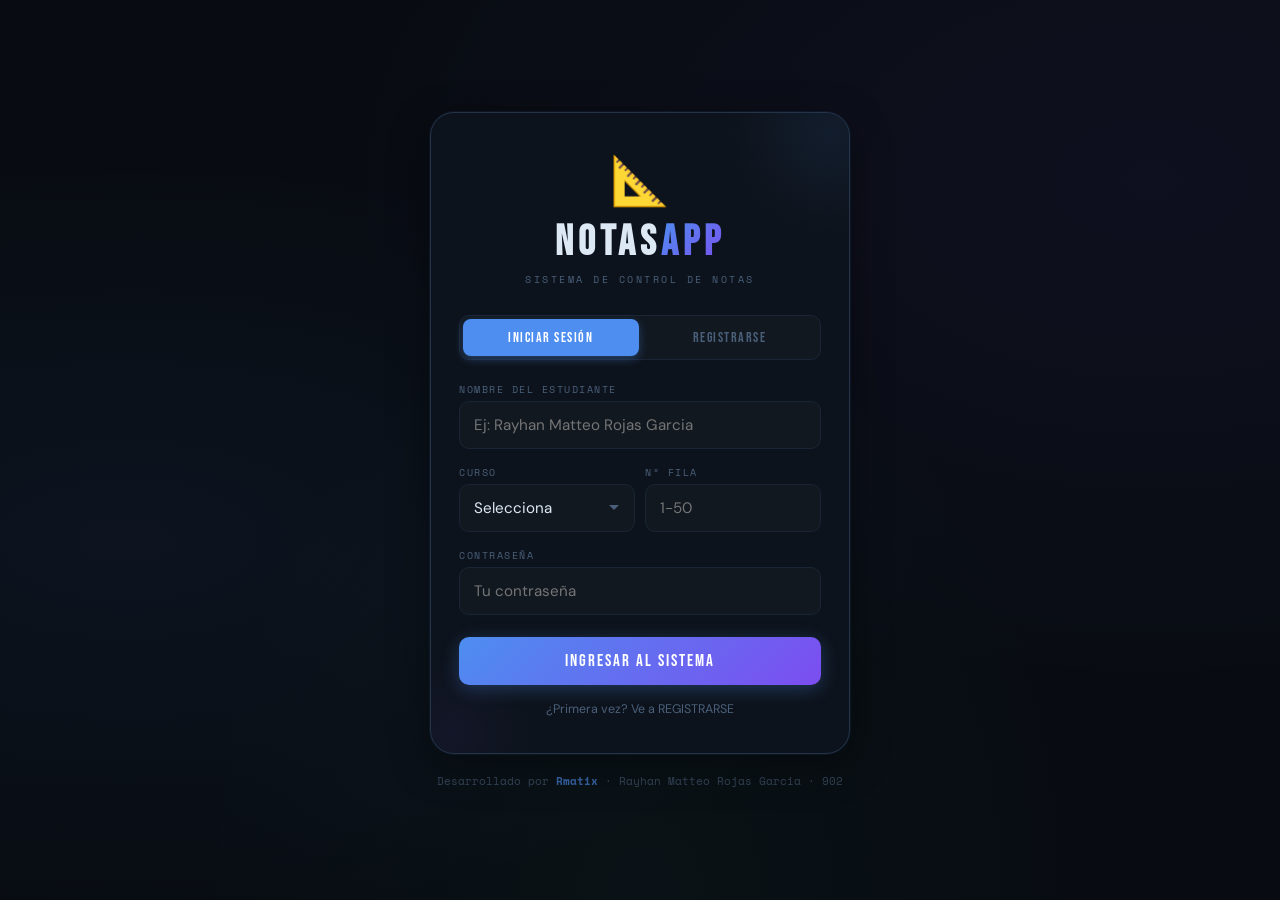
<file: index completo v2.html>
<!DOCTYPE html>
<html lang="es">
<head>
    <meta charset="UTF-8">
    <meta name="viewport" content="width=device-width, initial-scale=1.0">
    <title>NotasApp · Rmatix</title>
    <link href="https://fonts.googleapis.com/css2?family=Bebas+Neue&family=DM+Sans:opsz,wght@9..40,300;9..40,400;9..40,500;9..40,600;9..40,700&family=Space+Mono:wght@400;700&display=swap" rel="stylesheet">
    <style>
        :root {
            --bg: #080c12;
            --surface: rgba(13, 19, 28, 0.85);
            --surface-solid: #0d131c;
            --surface2: #111820;
            --card: #131b25;
            --border: #1a2535;
            --border-light: #243347;
            --text: #dde8f5;
            --text2: #7a96b4;
            --muted: #4a607a;
            --accent: #4d8ef0;
            --accent2: #7c4df0;
            --green: #2ecc8a;
            --red: #f06565;
            --yellow: #f0b429;
            --orange: #f07832;
            --radius: 18px;
            --radius-sm: 10px;
            --shadow: 0 12px 40px rgba(0,0,0,0.4);
            --shadow-card: 0 4px 20px rgba(0,0,0,0.3);
            --transition: all 0.28s cubic-bezier(0.25, 0.8, 0.25, 1);
            /* Mobile nav height */
            --nav-h: 64px;
        }

        * { margin:0; padding:0; box-sizing:border-box; scroll-behavior:smooth; -webkit-tap-highlight-color:transparent; }

        body {
            background: var(--bg);
            background-image:
                radial-gradient(ellipse at 10% 60%, rgba(77,142,240,0.06) 0%, transparent 50%),
                radial-gradient(ellipse at 90% 20%, rgba(124,77,240,0.06) 0%, transparent 50%),
                radial-gradient(ellipse at 50% 100%, rgba(46,204,138,0.03) 0%, transparent 50%);
            color: var(--text);
            font-family: 'DM Sans', sans-serif;
            min-height: 100vh;
            overflow-x: hidden;
        }

        .hidden { display:none!important }

        /* ═══ ANIMACIONES ═══ */
        @keyframes slideInUp { from { opacity:0; transform:translateY(24px); } to { opacity:1; transform:translateY(0); } }
        @keyframes slideInDown { from { opacity:0; transform:translateY(-16px); } to { opacity:1; transform:translateY(0); } }
        @keyframes fadeIn { from { opacity:0; } to { opacity:1; } }
        @keyframes float { 0%,100% { transform:translateY(0); } 50% { transform:translateY(-8px); } }
        @keyframes shimmer { 0% { background-position: -200% center; } 100% { background-position: 200% center; } }
        @keyframes popIn { 0% { transform:scale(0.85); opacity:0; } 70% { transform:scale(1.04); } 100% { transform:scale(1); opacity:1; } }
        @keyframes spin { to { transform:rotate(360deg); } }

        /* ═══ AUTH SCREEN ═══ */
        .auth-screen {
            display:flex; align-items:center; justify-content:center;
            min-height:100vh; padding:20px;
            animation: fadeIn 0.6s ease;
        }
        .auth-container { width:100%; max-width:420px; }

        .auth-card {
            background: var(--surface-solid);
            border: 1px solid var(--border-light);
            border-radius: 24px;
            padding: 36px 28px;
            box-shadow: 0 0 0 1px rgba(77,142,240,0.08), var(--shadow);
            position: relative; overflow: hidden;
            animation: popIn 0.5s cubic-bezier(0.2,0.8,0.2,1);
        }
        .auth-card::before {
            content:''; position:absolute; top:-80px; right:-80px;
            width:200px; height:200px; border-radius:50%;
            background: radial-gradient(circle, rgba(77,142,240,0.08), transparent 70%);
            pointer-events:none;
        }
        .auth-card::after {
            content:''; position:absolute; bottom:-60px; left:-60px;
            width:160px; height:160px; border-radius:50%;
            background: radial-gradient(circle, rgba(124,77,240,0.06), transparent 70%);
            pointer-events:none;
        }

        .auth-logo { text-align:center; margin-bottom:28px; }
        .logo-icon { font-size:3rem; display:inline-block; animation:float 5s ease-in-out infinite; }
        .logo-text { font-family:'Bebas Neue',sans-serif; font-size:2.6rem; letter-spacing:5px; margin-top:6px; }
        .logo-highlight {
            background: linear-gradient(135deg, var(--accent), var(--accent2));
            -webkit-background-clip:text; -webkit-text-fill-color:transparent;
        }
        .logo-subtitle { font-family:'Space Mono',monospace; font-size:0.65rem; color:var(--muted); letter-spacing:2.5px; margin-top:4px; text-transform:uppercase; }

        .auth-tabs {
            display:flex; background:var(--surface2); border:1px solid var(--border);
            border-radius:10px; padding:3px; margin-bottom:22px; gap:3px;
        }
        .auth-tab {
            flex:1; padding:10px; background:transparent; border:none;
            color:var(--muted); font-family:'Bebas Neue',sans-serif; font-size:0.9rem;
            letter-spacing:1.5px; cursor:pointer; border-radius:8px; transition:var(--transition);
        }
        .auth-tab.active { background:var(--accent); color:#fff; box-shadow:0 3px 10px rgba(77,142,240,0.35); }

        .auth-form { display:none; flex-direction:column; gap:16px; animation:fadeIn 0.3s ease; }
        .auth-form.active { display:flex; }
        .input-group { display:flex; flex-direction:column; gap:5px; }
        .input-group label { font-family:'Space Mono',monospace; font-size:0.6rem; color:var(--muted); letter-spacing:1.5px; text-transform:uppercase; }
        .input-row { display:grid; grid-template-columns:1fr 1fr; gap:10px; }

        input, select {
            background:var(--surface2); border:1px solid var(--border);
            color:var(--text); border-radius:10px; padding:13px 14px;
            font-family:'DM Sans',sans-serif; font-size:0.95rem;
            outline:none; transition:var(--transition); width:100%;
        }
        input:focus, select:focus {
            border-color:var(--accent);
            box-shadow:0 0 0 3px rgba(77,142,240,0.12);
            background: #131e2e;
        }
        select {
            appearance:none;
            background-image:url("data:image/svg+xml,%3Csvg xmlns='http://www.w3.org/2000/svg' width='12' height='12' viewBox='0 0 12 12'%3E%3Cpath fill='%234a607a' d='M6 8L1 3h10z'/%3E%3C/svg%3E");
            background-repeat:no-repeat; background-position:right 14px center; padding-right:36px; cursor:pointer;
        }

        .auth-btn {
            padding:14px; border:none; border-radius:10px;
            font-family:'Bebas Neue',sans-serif; font-size:1.05rem; letter-spacing:2px;
            cursor:pointer; color:#fff; margin-top:6px; transition:var(--transition);
            background: linear-gradient(135deg, var(--accent), var(--accent2));
            box-shadow: 0 4px 18px rgba(77,142,240,0.3);
            position:relative; overflow:hidden;
        }
        .auth-btn::after {
            content:''; position:absolute; inset:0;
            background:linear-gradient(135deg, rgba(255,255,255,0.1), transparent);
            opacity:0; transition:opacity 0.2s;
        }
        .auth-btn:hover { transform:translateY(-2px); box-shadow:0 8px 24px rgba(77,142,240,0.4); }
        .auth-btn:hover::after { opacity:1; }
        .auth-btn:active { transform:scale(0.97); }
        .auth-btn:disabled { opacity:0.6; cursor:not-allowed; transform:none; }
        .register-btn { background:linear-gradient(135deg,#0fa86e,var(--green)); box-shadow:0 4px 18px rgba(46,204,138,0.3); }
        .register-btn:hover { box-shadow:0 8px 24px rgba(46,204,138,0.4); }

        .auth-hint { text-align:center; font-size:0.78rem; color:var(--muted); cursor:pointer; transition:color 0.2s; }
        .auth-hint:hover { color:var(--accent); }
        .auth-footer { text-align:center; margin-top:18px; font-size:0.7rem; color:var(--muted); font-family:'Space Mono',monospace; opacity:0.6; }
        .auth-footer strong { color:var(--accent); }

        /* ═══ DASHBOARD ═══ */
        .dashboard { display:none; min-height:100vh; animation:fadeIn 0.4s ease; }
        .dashboard.active { display:flex; }

        /* ═══ SIDEBAR (PC) ═══ */
        .sidebar {
            width:256px; background:var(--surface); backdrop-filter:blur(20px); -webkit-backdrop-filter:blur(20px);
            border-right:1px solid var(--border); height:100vh; position:sticky; top:0;
            display:flex; flex-direction:column; z-index:100; transition:left 0.3s cubic-bezier(0.2,0.8,0.2,1);
            flex-shrink:0;
        }
        .sidebar-header {
            display:flex; align-items:center; justify-content:space-between;
            padding:20px 18px; border-bottom:1px solid rgba(255,255,255,0.04);
        }
        .sidebar-logo { font-family:'Bebas Neue',sans-serif; font-size:1.35rem; letter-spacing:2px; display:flex; align-items:center; gap:8px; }
        .sidebar-logo span { background:linear-gradient(135deg,var(--accent),var(--accent2)); -webkit-background-clip:text; -webkit-text-fill-color:transparent; }
        .sidebar-close { display:none; background:none; border:none; color:var(--text2); font-size:1.6rem; cursor:pointer; width:32px; height:32px; border-radius:8px; transition:var(--transition); display:none; align-items:center; justify-content:center; }
        .sidebar-close:hover { background:rgba(240,101,101,0.1); color:var(--red); }

        .sidebar-nav { flex:1; padding:10px; display:flex; flex-direction:column; gap:4px; overflow-y:auto; }
        .nav-item {
            display:flex; align-items:center; gap:12px; padding:11px 14px; border-radius:10px;
            color:var(--text2); text-decoration:none; font-family:'Space Mono',monospace; font-size:0.75rem;
            transition:var(--transition); border:1px solid transparent; letter-spacing:0.5px;
        }
        .nav-item:hover { background:rgba(255,255,255,0.03); color:var(--text); transform:translateX(3px); }
        .nav-item.active {
            background:linear-gradient(135deg,rgba(77,142,240,0.12),rgba(124,77,240,0.08));
            color:var(--accent); border-color:rgba(77,142,240,0.2); font-weight:700;
        }
        .nav-item .nav-icon { font-size:1rem; width:20px; text-align:center; flex-shrink:0; }

        .sidebar-footer {
            padding:14px; border-top:1px solid rgba(255,255,255,0.04);
            display:flex; align-items:center; justify-content:space-between;
            background:rgba(0,0,0,0.15);
        }
        .user-badge { display:flex; align-items:center; gap:10px; flex:1; overflow:hidden; }
        .user-avatar {
            width:36px; height:36px; border-radius:10px; flex-shrink:0;
            background:linear-gradient(135deg,rgba(77,142,240,0.2),rgba(124,77,240,0.2));
            border:1px solid rgba(77,142,240,0.3);
            display:flex; align-items:center; justify-content:center;
            font-size:1rem; font-weight:800; color:var(--accent);
        }
        .user-name { font-size:0.85rem; font-weight:600; white-space:nowrap; overflow:hidden; text-overflow:ellipsis; }
        .user-curso {
            font-size:0.65rem; color:var(--accent); font-family:'Space Mono',monospace;
            background:rgba(77,142,240,0.1); padding:2px 6px; border-radius:4px;
            display:inline-block; margin-top:1px; letter-spacing:0.5px;
        }
        .logout-btn {
            background:transparent; border:1px solid var(--border); color:var(--muted);
            border-radius:8px; width:34px; height:34px; cursor:pointer; font-size:1rem;
            transition:var(--transition); display:flex; align-items:center; justify-content:center; flex-shrink:0;
        }
        .logout-btn:hover { color:var(--red); border-color:rgba(240,101,101,0.4); background:rgba(240,101,101,0.08); }

        /* ═══ MAIN CONTENT ═══ */
        .main-content { flex:1; display:flex; flex-direction:column; min-width:0; }

        .topbar {
            background:var(--surface); backdrop-filter:blur(20px); -webkit-backdrop-filter:blur(20px);
            border-bottom:1px solid rgba(255,255,255,0.04); height:60px;
            display:flex; align-items:center; padding:0 20px; gap:14px;
            position:sticky; top:0; z-index:50;
        }
        .menu-btn { display:none; background:none; border:none; color:var(--text2); font-size:1.4rem; cursor:pointer; padding:4px; border-radius:8px; transition:var(--transition); }
        .menu-btn:hover { color:var(--accent); background:rgba(77,142,240,0.08); }
        .topbar-title { font-family:'Bebas Neue',sans-serif; font-size:1.4rem; letter-spacing:2px; flex:1; }

        .periodo-selector { display:flex; background:var(--surface2); border:1px solid var(--border); border-radius:8px; padding:3px; gap:2px; }
        .periodo-btn {
            font-family:'Space Mono',monospace; font-size:0.7rem; padding:7px 14px;
            border-radius:6px; border:none; background:transparent; color:var(--muted);
            cursor:pointer; transition:var(--transition); font-weight:700; letter-spacing:0.5px;
        }
        .periodo-btn:hover:not(.active) { color:var(--text); }
        .periodo-btn.active { background:var(--accent); color:#fff; box-shadow:0 2px 8px rgba(77,142,240,0.35); }

        .escala-bar {
            display:flex; gap:8px; flex-wrap:wrap; padding:10px 20px;
            background:rgba(0,0,0,0.12); border-bottom:1px solid rgba(255,255,255,0.03);
        }
        .escala-chip { font-family:'Space Mono',monospace; font-size:0.6rem; padding:3px 9px; border-radius:5px; font-weight:700; letter-spacing:0.5px; }
        .e-def { background:rgba(240,101,101,0.08); color:var(--red); border:1px solid rgba(240,101,101,0.25); }
        .e-mal { background:rgba(240,180,41,0.08); color:var(--yellow); border:1px solid rgba(240,180,41,0.25); }
        .e-ace { background:rgba(77,142,240,0.08); color:var(--accent); border:1px solid rgba(77,142,240,0.25); }
        .e-sob { background:rgba(46,204,138,0.08); color:var(--green); border:1px solid rgba(46,204,138,0.25); }

        /* ═══ VIEWS ═══ */
        .view-container { flex:1; padding:20px; max-width:1400px; margin:0 auto; width:100%; }
        .view { display:none; animation:fadeIn 0.35s ease; }
        .view.active { display:block; }

        .materias-header { display:flex; justify-content:space-between; align-items:center; margin-bottom:20px; flex-wrap:wrap; gap:12px; }
        .section-title { font-family:'Bebas Neue',sans-serif; font-size:1.5rem; letter-spacing:2px; display:flex; align-items:center; gap:10px; }
        .section-title::before { content:''; display:block; width:4px; height:18px; background:linear-gradient(180deg,var(--accent),var(--accent2)); border-radius:2px; }

        .add-materia-btn {
            background:linear-gradient(135deg,var(--accent),var(--accent2)); color:#fff; border:none;
            border-radius:10px; padding:10px 18px; font-weight:700; font-size:0.8rem; cursor:pointer;
            font-family:'Space Mono',monospace; transition:var(--transition);
            box-shadow:0 4px 14px rgba(77,142,240,0.25); display:flex; align-items:center; gap:7px; letter-spacing:0.5px;
        }
        .add-materia-btn:hover { transform:translateY(-2px); box-shadow:0 8px 20px rgba(77,142,240,0.4); }
        .add-materia-btn:active { transform:scale(0.96); }

        /* ═══ CARDS ═══ */
        .cards-grid { display:grid; grid-template-columns:repeat(auto-fill,minmax(360px,1fr)); gap:18px; }

        .materia-card {
            background:var(--card); border:1px solid var(--border); border-radius:var(--radius);
            overflow:hidden; transition:var(--transition);
            animation:slideInUp 0.45s cubic-bezier(0.2,0.8,0.2,1) both;
            box-shadow:var(--shadow-card);
        }
        .materia-card:hover { transform:translateY(-3px); box-shadow:0 16px 36px rgba(0,0,0,0.45); border-color:var(--border-light); }

        .card-header {
            display:flex; justify-content:space-between; align-items:center; padding:14px 16px;
            background:rgba(0,0,0,0.18); border-bottom:1px solid var(--border);
            position:relative; overflow:hidden;
        }
        .card-header::after {
            content:''; position:absolute; top:0; left:0; right:0; height:2px;
            background:linear-gradient(90deg, var(--accent), var(--accent2)); opacity:0.5;
        }
        .materia-nombre { font-family:'Bebas Neue',sans-serif; font-size:1.25rem; letter-spacing:1.5px; }
        .btn-icon {
            background:transparent; border:1px solid transparent; color:var(--muted);
            border-radius:7px; width:28px; height:28px; cursor:pointer; transition:var(--transition);
            display:flex; align-items:center; justify-content:center; font-size:0.9rem;
        }
        .btn-icon:hover { color:var(--red); background:rgba(240,101,101,0.1); border-color:rgba(240,101,101,0.3); transform:rotate(90deg); }

        .card-body { padding:14px 16px; }
        .nota-label {
            font-family:'Space Mono',monospace; font-size:0.65rem; color:var(--text2);
            display:flex; justify-content:space-between; align-items:center; margin-bottom:8px; font-weight:700; letter-spacing:0.5px;
        }
        .pct-badge { background:rgba(77,142,240,0.1); border:1px solid rgba(77,142,240,0.2); border-radius:4px; padding:2px 6px; font-size:0.6rem; color:var(--accent); }

        .divider { border:none; border-top:1px dashed rgba(255,255,255,0.06); margin:12px 0; }

        table { width:100%; border-collapse:collapse; margin-bottom:10px; }
        th { font-family:'Space Mono',monospace; font-size:0.6rem; color:var(--muted); text-align:left; padding:5px 6px; border-bottom:1px solid var(--border); letter-spacing:0.5px; }
        td { font-family:'Space Mono',monospace; font-size:0.72rem; padding:7px 6px; border-bottom:1px solid rgba(26,37,53,0.5); transition:background 0.15s; }
        tr:hover td { background:rgba(255,255,255,0.015); }
        .act-del { cursor:pointer; color:var(--muted); text-align:center; border-radius:4px; transition:var(--transition); padding:2px 4px; }
        .act-del:hover { color:var(--red); background:rgba(240,101,101,0.1); }

        .add-act-form, .add-extra-form, .add-negativo-form { display:grid; gap:7px; margin-top:8px; align-items:center; }
        .add-act-form { grid-template-columns:1fr 65px 110px 36px; }
        .add-extra-form, .add-negativo-form { grid-template-columns:1fr 75px 36px; }

        .act-input, .nota-input-sm, .date-input {
            background:var(--surface-solid); border:1px solid var(--border); color:var(--text);
            border-radius:7px; padding:8px 10px; font-family:'DM Sans',sans-serif; font-size:0.8rem; transition:var(--transition);
        }
        .act-input:focus, .nota-input-sm:focus, .date-input:focus { border-color:var(--accent); box-shadow:0 0 0 2px rgba(77,142,240,0.1); }
        .nota-input-sm { font-family:'Space Mono',monospace; text-align:center; }
        .date-input { font-family:'Space Mono',monospace; color:var(--muted); }

        .btn-add-nota, .btn-add-negativo {
            border:none; border-radius:7px; height:100%; min-height:34px;
            display:flex; align-items:center; justify-content:center;
            font-weight:bold; font-size:1.1rem; cursor:pointer; transition:var(--transition);
        }
        .btn-add-nota { background:rgba(77,142,240,0.1); color:var(--accent); border:1px solid rgba(77,142,240,0.25); }
        .btn-add-nota:hover { background:var(--accent); color:#fff; }
        .btn-add-negativo { background:rgba(240,101,101,0.1); color:var(--red); border:1px solid rgba(240,101,101,0.25); }
        .btn-add-negativo:hover { background:var(--red); color:#fff; }
        .btn-add-nota:active, .btn-add-negativo:active { transform:scale(0.9); }

        .prom-display {
            display:flex; gap:8px; flex-wrap:wrap; font-family:'Space Mono',monospace;
            font-size:0.7rem; color:var(--text2); margin-top:10px;
            background:rgba(0,0,0,0.18); padding:8px 10px; border-radius:7px; border:1px solid var(--border); align-items:center;
        }

        .extra-item, .negativo-item { display:flex; align-items:center; gap:8px; padding:7px 10px; border-radius:7px; border:1px solid; margin-bottom:5px; transition:transform 0.15s; }
        .extra-item:hover, .negativo-item:hover { transform:translateX(2px); }
        .extra-item { background:rgba(240,120,50,0.04); border-color:rgba(240,120,50,0.18); }
        .negativo-item { background:rgba(240,101,101,0.04); border-color:rgba(240,101,101,0.18); }
        .extra-nombre, .negativo-nombre { flex:1; font-size:0.78rem; overflow:hidden; text-overflow:ellipsis; white-space:nowrap; }
        .extra-pts { color:var(--orange); font-weight:700; font-family:'Space Mono',monospace; font-size:0.78rem; }
        .negativo-pts { color:var(--red); font-weight:700; font-family:'Space Mono',monospace; font-size:0.78rem; }
        .extra-del, .negativo-del { cursor:pointer; color:var(--muted); transition:color 0.15s; padding:2px 5px; border-radius:4px; font-size:0.8rem; }
        .extra-del:hover, .negativo-del:hover { color:var(--red); background:rgba(240,101,101,0.1); }

        .nota-final-grande {
            display:flex; justify-content:space-between; align-items:center; margin-top:14px;
            padding:14px; border-radius:10px; animation:fadeIn 0.4s;
            background:linear-gradient(135deg,rgba(255,255,255,0.02),rgba(255,255,255,0.04));
            border:1px solid var(--border-light);
        }
        .nota-final-grande > span { font-family:'Space Mono',monospace; font-size:0.7rem; color:var(--text2); font-weight:700; letter-spacing:0.5px; }
        .nota-final-num { font-family:'Bebas Neue',sans-serif; font-size:2.4rem; text-shadow:0 2px 12px rgba(0,0,0,0.5); line-height:1; }
        .calif-badge { font-family:'Bebas Neue',sans-serif; font-size:0.9rem; padding:4px 10px; border-radius:6px; letter-spacing:1px; }
        .calif-deficiente { background:rgba(240,101,101,0.12); color:var(--red); border:1px solid rgba(240,101,101,0.25); }
        .calif-malo { background:rgba(240,180,41,0.12); color:var(--yellow); border:1px solid rgba(240,180,41,0.25); }
        .calif-aceptable { background:rgba(77,142,240,0.12); color:var(--accent); border:1px solid rgba(77,142,240,0.25); }
        .calif-sobresaliente { background:rgba(46,204,138,0.12); color:var(--green); border:1px solid rgba(46,204,138,0.25); }

        .card-footer { display:flex; gap:8px; padding:14px 16px; border-top:1px solid var(--border); background:rgba(0,0,0,0.1); }
        .btn-finalizar { flex:1; padding:11px; border-radius:8px; border:none; font-weight:700; font-size:0.72rem; cursor:pointer; transition:var(--transition); letter-spacing:0.5px; font-family:'Space Mono',monospace; }
        .btn-calc-promedio { background:transparent; color:var(--accent); border:1px solid rgba(77,142,240,0.3); }
        .btn-calc-promedio:hover { background:rgba(77,142,240,0.08); border-color:var(--accent); transform:translateY(-1px); }
        .btn-calc-final { background:linear-gradient(135deg,var(--accent),var(--accent2)); color:#fff; box-shadow:0 3px 12px rgba(77,142,240,0.25); }
        .btn-calc-final:hover { transform:translateY(-1px); box-shadow:0 6px 18px rgba(77,142,240,0.4); }
        .btn-finalizar:active { transform:scale(0.96); }

        /* ═══ RESUMEN & EMPTY ═══ */
        .resumen-grid { display:grid; grid-template-columns:repeat(auto-fill,minmax(180px,1fr)); gap:12px; margin-top:18px; }
        .resumen-item {
            background:var(--surface2); border:1px solid var(--border); border-radius:12px;
            padding:16px; display:flex; flex-direction:column; gap:6px;
            transition:var(--transition); position:relative; overflow:hidden;
        }
        .resumen-item:hover { transform:translateY(-3px); border-color:var(--border-light); box-shadow:var(--shadow-card); }
        .resumen-item::before { content:''; position:absolute; left:0; top:0; bottom:0; width:3px; background:linear-gradient(180deg,var(--accent),var(--accent2)); border-radius:3px 0 0 3px; }
        .resumen-materia { font-family:'Space Mono',monospace; font-size:0.7rem; color:var(--text2); font-weight:700; letter-spacing:0.5px; }
        .resumen-nota { font-family:'Bebas Neue',sans-serif; font-size:1.7rem; letter-spacing:1px; line-height:1; }

        .info-card { background:var(--card); border:1px solid var(--border); border-radius:var(--radius); padding:22px; box-shadow:var(--shadow-card); }

        .empty-state { text-align:center; padding:50px 20px; color:var(--muted); font-family:'Space Mono',monospace; display:flex; flex-direction:column; align-items:center; gap:14px; animation:fadeIn 0.5s; }
        .empty-icon { font-size:3rem; animation:float 4s ease-in-out infinite; display:inline-block; }

        /* ═══ MODAL & TOAST ═══ */
        .modal-overlay { display:none; position:fixed; inset:0; background:rgba(0,0,0,0.75); backdrop-filter:blur(6px); z-index:200; align-items:center; justify-content:center; opacity:0; transition:opacity 0.25s; }
        .modal-overlay.open { display:flex; opacity:1; }
        .modal {
            background:var(--surface-solid); border:1px solid var(--border-light); border-radius:20px;
            padding:28px; width:90%; max-width:380px;
            transform:translateY(20px) scale(0.95); transition:all 0.3s cubic-bezier(0.2,0.8,0.2,1);
            box-shadow:0 24px 48px rgba(0,0,0,0.6);
        }
        .modal-overlay.open .modal { transform:translateY(0) scale(1); }
        .modal h3 { font-family:'Bebas Neue',sans-serif; font-size:1.5rem; letter-spacing:2px; margin-bottom:18px; display:flex; align-items:center; gap:8px; }
        .modal h3::before { content:'+'; color:var(--accent); }
        .modal input { width:100%; margin-bottom:20px; padding:13px; font-size:0.95rem; }
        .modal-btns { display:flex; gap:10px; }
        .modal-btn { flex:1; padding:12px; border-radius:9px; border:none; font-weight:700; cursor:pointer; transition:var(--transition); font-family:'DM Sans',sans-serif; font-size:0.9rem; }
        .modal-btn.confirm { background:linear-gradient(135deg,var(--accent),var(--accent2)); color:#fff; box-shadow:0 4px 14px rgba(77,142,240,0.3); }
        .modal-btn.confirm:hover { transform:translateY(-1px); box-shadow:0 6px 18px rgba(77,142,240,0.4); }
        .modal-btn.cancel { background:transparent; color:var(--text2); border:1px solid var(--border); }
        .modal-btn.cancel:hover { background:rgba(255,255,255,0.04); color:var(--text); }

        .toast {
            position:fixed; bottom:24px; left:50%; transform:translateX(-50%) translateY(120px);
            background:var(--surface-solid); border:1px solid var(--border-light); color:var(--text);
            font-family:'Space Mono',monospace; font-size:0.75rem; padding:12px 22px;
            border-radius:10px; z-index:400; opacity:0;
            transition:transform 0.4s cubic-bezier(0.2,0.8,0.2,1), opacity 0.4s;
            box-shadow:0 12px 32px rgba(0,0,0,0.5); display:flex; align-items:center; gap:8px;
            max-width:90vw; text-align:center;
        }
        .toast.show { transform:translateX(-50%) translateY(0); opacity:1; }

        /* ═══ STEPS / INFO / CREDITS ═══ */
        .steps-list { display:flex; flex-direction:column; gap:10px; margin:18px 0; }
        .step-item { display:flex; gap:14px; padding:14px; background:var(--surface2); border:1px solid var(--border); border-radius:10px; transition:transform 0.2s; }
        .step-item:hover { transform:translateX(3px); border-color:var(--border-light); }
        .step-num { width:34px; height:34px; border-radius:9px; background:rgba(77,142,240,0.1); border:1px solid rgba(77,142,240,0.25); color:var(--accent); display:flex; align-items:center; justify-content:center; font-family:'Bebas Neue',sans-serif; font-size:1.2rem; flex-shrink:0; }
        .step-item h4 { font-size:0.9rem; margin-bottom:3px; color:var(--text); }
        .step-item p { font-size:0.78rem; color:var(--text2); line-height:1.5; }
        .step-item a { color:var(--accent); text-decoration:none; }
        .step-item a:hover { text-decoration:underline; }
        .info-note { background:rgba(77,142,240,0.04); border-left:3px solid var(--accent); border-radius:0 8px 8px 0; padding:14px; font-size:0.82rem; color:var(--text2); margin-top:14px; display:flex; gap:10px; align-items:flex-start; }
        .creator-info { text-align:center; padding:28px 20px; background:var(--surface2); border:1px solid var(--border); border-radius:12px; position:relative; overflow:hidden; }
        .creator-info::before { content:''; position:absolute; top:0; left:0; right:0; height:3px; background:linear-gradient(90deg,var(--accent),var(--accent2)); }
        .creator-avatar { font-size:3rem; margin-bottom:10px; animation:float 4s ease-in-out infinite; display:inline-block; }
        .creator-info h2 { font-family:'Bebas Neue',sans-serif; font-size:2.4rem; background:linear-gradient(135deg,var(--accent),var(--accent2)); -webkit-background-clip:text; -webkit-text-fill-color:transparent; margin-bottom:3px; }
        .license-info { background:rgba(0,0,0,0.2); border:1px solid var(--border); border-radius:10px; padding:18px; margin-top:14px; }

        /* ═══ LOADING SPINNER ═══ */
        .loading-overlay { position:fixed; inset:0; background:var(--bg); z-index:500; display:flex; flex-direction:column; align-items:center; justify-content:center; gap:16px; animation:fadeIn 0.2s; }
        .loading-overlay.hidden { display:none; }
        .spinner { width:40px; height:40px; border:3px solid var(--border); border-top-color:var(--accent); border-radius:50%; animation:spin 0.8s linear infinite; }
        .loading-text { font-family:'Space Mono',monospace; font-size:0.7rem; color:var(--muted); letter-spacing:2px; }

        /* ══════════════════════════════════════════
           MOBILE — App nativa con bottom nav
        ══════════════════════════════════════════ */
        @media (max-width: 768px) {
            /* Sidebar se convierte en drawer */
            .sidebar {
                position:fixed; left:-100%; top:0; bottom:0; width:80%; max-width:280px;
                z-index:200; box-shadow:4px 0 24px rgba(0,0,0,0.5);
            }
            .sidebar.open { left:0; }
            .sidebar-close { display:flex !important; }
            .menu-btn { display:flex; }

            /* Overlay del drawer */
            .sidebar-overlay {
                display:none; position:fixed; inset:0; background:rgba(0,0,0,0.6);
                backdrop-filter:blur(2px); z-index:199;
            }
            .sidebar-overlay.active { display:block; }

            /* Dashboard en columna */
            .dashboard.active { flex-direction:column; }
            .main-content { padding-bottom:var(--nav-h); }

            /* Topbar más compacto */
            .topbar { height:54px; padding:0 14px; gap:10px; }
            .topbar-title { font-size:1.2rem; }
            .periodo-selector { padding:2px; }
            .periodo-btn { padding:6px 10px; font-size:0.65rem; }

            /* Escala bar scroll horizontal */
            .escala-bar { flex-wrap:nowrap; overflow-x:auto; padding:8px 14px; gap:6px; scrollbar-width:none; }
            .escala-bar::-webkit-scrollbar { display:none; }

            /* Cards fullwidth */
            .view-container { padding:12px; }
            .cards-grid { grid-template-columns:1fr; gap:12px; }
            .materias-header { margin-bottom:14px; }

            /* Card adaptado a mobile */
            .card-header, .card-body, .card-footer { padding:12px 14px; }
            .materia-nombre { font-size:1.15rem; }

            /* Formularios apilados */
            .add-act-form { grid-template-columns:1fr 70px; }
            .add-act-form .date-input { grid-column:1/-1; }
            .add-act-form .btn-add-nota { grid-column:2/3; grid-row:1/2; height:100%; }
            .add-extra-form, .add-negativo-form { grid-template-columns:1fr 70px; }

            /* Bottom nav móvil */
            .bottom-nav {
                display:flex; position:fixed; bottom:0; left:0; right:0;
                height:var(--nav-h); background:var(--surface-solid);
                border-top:1px solid var(--border); z-index:150;
                backdrop-filter:blur(16px); -webkit-backdrop-filter:blur(16px);
                padding:0 4px; padding-bottom:env(safe-area-inset-bottom);
            }
            .bottom-nav-item {
                flex:1; display:flex; flex-direction:column; align-items:center; justify-content:center;
                gap:3px; background:none; border:none; color:var(--muted); cursor:pointer;
                transition:var(--transition); border-radius:10px; padding:6px 4px; position:relative;
            }
            .bottom-nav-item .bn-icon { font-size:1.2rem; transition:transform 0.2s; }
            .bottom-nav-item .bn-label { font-family:'Space Mono',monospace; font-size:0.55rem; letter-spacing:0.5px; font-weight:700; }
            .bottom-nav-item.active { color:var(--accent); }
            .bottom-nav-item.active .bn-icon { transform:translateY(-2px); }
            .bottom-nav-item.active::after {
                content:''; position:absolute; top:0; left:20%; right:20%;
                height:2px; background:var(--accent); border-radius:0 0 2px 2px;
            }
            .bottom-nav-item:active { transform:scale(0.92); }

            /* Auth en mobile */
            .auth-card { padding:28px 20px; border-radius:20px; }
            .logo-text { font-size:2.2rem; }

            /* Toast sobre bottom nav */
            .toast { bottom:calc(var(--nav-h) + 12px); }

            /* Resumen grid 2 col en mobile */
            .resumen-grid { grid-template-columns:1fr 1fr; gap:10px; }
        }

        /* Tablets intermedios */
        @media (min-width:769px) {
            .bottom-nav { display:none; }
            .sidebar-overlay { display:none !important; }
        }

        /* Desktop grande */
        @media (min-width: 1200px) {
            .cards-grid { grid-template-columns:repeat(auto-fill,minmax(400px,1fr)); }
        }
    </style>
</head>
<body>

    <!-- Loading inicial -->
    <div class="loading-overlay" id="loadingOverlay">
        <div class="spinner"></div>
        <div class="loading-text">CARGANDO...</div>
    </div>

    <!-- Overlay del sidebar móvil -->
    <div class="sidebar-overlay" id="sidebarOverlay"></div>

    <div class="auth-screen" id="authScreen">
        <div class="auth-container">
            <div class="auth-card">
                <div class="auth-logo">
                    <div class="logo-icon">📐</div>
                    <h1 class="logo-text">NOTAS<span class="logo-highlight">APP</span></h1>
                    <p class="logo-subtitle">Sistema de Control de Notas</p>
                </div>
                <div class="auth-tabs">
                    <button class="auth-tab active" data-tab="login">INICIAR SESIÓN</button>
                    <button class="auth-tab" data-tab="register">REGISTRARSE</button>
                </div>
                <form class="auth-form active" id="loginForm" autocomplete="off">
                    <div class="input-group">
                        <label>NOMBRE DEL ESTUDIANTE</label>
                        <input type="text" id="loginNombre" placeholder="Ej: Rayhan Matteo Rojas Garcia" maxlength="50" required>
                    </div>
                    <div class="input-row">
                        <div class="input-group">
                            <label>CURSO</label>
                            <select id="loginCurso" required>
                                <option value="">Selecciona</option>
                                <option value="901">901</option>
                                <option value="902">902</option>
                                <option value="decimo">DÉCIMO</option>
                                <option value="once">ONCE</option>
                            </select>
                        </div>
                        <div class="input-group">
                            <label>Nº FILA</label>
                            <input type="number" id="loginFila" min="1" max="50" placeholder="1-50" required>
                        </div>
                    </div>
                    <div class="input-group">
                        <label>CONTRASEÑA</label>
                        <input type="password" id="loginPassword" placeholder="Tu contraseña" required>
                    </div>
                    <button type="submit" class="auth-btn">INGRESAR AL SISTEMA</button>
                    <p class="auth-hint" onclick="document.querySelector('[data-tab=\'register\']').click()">¿Primera vez? Ve a REGISTRARSE</p>
                </form>
                <form class="auth-form" id="registerForm" autocomplete="off">
                    <div class="input-group">
                        <label>NOMBRE COMPLETO</label>
                        <input type="text" id="regNombre" placeholder="Ej: Rayhan Matteo Rojas Garcia" maxlength="50" required>
                    </div>
                    <div class="input-row">
                        <div class="input-group">
                            <label>CURSO</label>
                            <select id="regCurso" required>
                                <option value="">Selecciona</option>
                                <option value="901">901</option>
                                <option value="902">902</option>
                                <option value="decimo">DÉCIMO</option>
                                <option value="once">ONCE</option>
                            </select>
                        </div>
                        <div class="input-group">
                            <label>Nº FILA</label>
                            <input type="number" id="regFila" min="1" max="50" placeholder="1-50" required>
                        </div>
                    </div>
                    <div class="input-group">
                        <label>CONTRASEÑA</label>
                        <input type="password" id="regPassword" placeholder="Mínimo 6 caracteres" minlength="6" required>
                    </div>
                    <button type="submit" class="auth-btn register-btn">CREAR CUENTA</button>
                    <p class="auth-hint" onclick="document.querySelector('[data-tab=\'login\']').click()">¿Ya tienes cuenta? Ve a INICIAR SESIÓN</p>
                </form>
            </div>
            <p class="auth-footer">Desarrollado por <strong>Rmatix</strong> · Rayhan Matteo Rojas Garcia · 902</p>
        </div>
    </div>

    <div class="dashboard" id="dashboard">
        <aside class="sidebar" id="sidebar">
            <div class="sidebar-header">
                <div class="sidebar-logo">📐 NOTAS<span>APP</span></div>
                <button class="sidebar-close" id="sidebarClose">×</button>
            </div>
            <nav class="sidebar-nav">
                <a href="#" class="nav-item active" data-view="materias">📚 Mis Materias</a>
                <a href="#" class="nav-item" data-view="resumen">📊 Resumen</a>
                <a href="#" class="nav-item" data-view="guia">📖 Guía de Uso</a>
                <a href="#" class="nav-item" data-view="creditos">⭐ Créditos</a>
                <a href="#" class="nav-item" data-view="soporte">🐛 Reportar Bug</a>
            </nav>
            <div class="sidebar-footer">
                <div class="user-badge">
                    <div class="user-avatar" id="userAvatar">👤</div>
                    <div style="overflow: hidden;">
                        <div class="user-name" id="sidebarUserName">Estudiante</div>
                        <div class="user-curso" id="sidebarUserCurso">902</div>
                    </div>
                </div>
                <button class="logout-btn" id="logoutBtn" title="Cerrar Sesión">🚪</button>
            </div>
        </aside>
        <div class="main-content">
            <header class="topbar">
                <button class="menu-btn" id="menuBtn">☰</button>
                <h2 class="topbar-title" id="topbarTitle">Mis Materias</h2>
                <div class="periodo-selector">
                    <button class="periodo-btn active" data-periodo="1">PERÍODO 1</button>
                    <button class="periodo-btn" data-periodo="2">PERÍODO 2</button>
                    <button class="periodo-btn" data-periodo="3">PERÍODO 3</button>
                </div>
            </header>
            <div class="escala-bar">
                <span class="escala-chip e-def">0–1 DEFICIENTE</span>
                <span class="escala-chip e-mal">2–2.9 MALO</span>
                <span class="escala-chip e-ace">3–3.9 ACEPTABLE</span>
                <span class="escala-chip e-sob">4–5 SOBRESALIENTE</span>
            </div>
            <div class="view-container">
                <div class="view active" id="viewMaterias">
                    <div class="materias-header">
                        <h3 class="section-title">MATERIAS</h3>
                        <button class="add-materia-btn" id="addMateriaBtn">＋ AGREGAR MATERIA</button>
                    </div>
                    <div class="cards-grid" id="cardsGrid"></div>
                    <div class="empty-state hidden" id="emptyMaterias">
                        <span class="empty-icon">📭</span> 
                        <div>
                            <h3 style="color: var(--text); font-family: 'Bebas Neue', sans-serif; font-size: 1.5rem; letter-spacing: 1px;">No hay materias aún</h3>
                            <p style="font-size: 0.85rem; margin-top: 8px;">¡Haz clic en agregar materia para empezar!</p>
                        </div>
                    </div>
                </div>
                <div class="view" id="viewResumen">
                    <div class="info-card">
                        <h3 class="section-title">RESUMEN DEL PERÍODO</h3>
                        <div class="resumen-grid" id="resumenGrid"></div>
                        <div class="empty-state hidden" id="emptyResumen">
                            <span class="empty-icon">📋</span>
                            <div>
                                <h3 style="color: var(--text); font-family: 'Bebas Neue', sans-serif; font-size: 1.5rem; letter-spacing: 1px;">Resumen Vacío</h3>
                                <p style="font-size: 0.85rem; margin-top: 8px;">Finaliza tus materias para ver el gráfico aquí.</p>
                            </div>
                        </div>
                    </div>
                </div>
                <div class="view" id="viewGuia">
                    <div class="info-card">
                        <h3 class="section-title">GUÍA DE USO</h3>
                        <div class="steps-list">
                            <div class="step-item"><span class="step-num">1</span><div><h4>Regístrate o Inicia Sesión</h4><p>Ingresa tu nombre, curso y número de fila.</p></div></div>
                            <div class="step-item"><span class="step-num">2</span><div><h4>Agrega tus materias</h4><p>Se cargan por defecto. Usa <strong>"＋ AGREGAR MATERIA"</strong> si faltan.</p></div></div>
                            <div class="step-item"><span class="step-num">3</span><div><h4>Registra actividades (60%)</h4><p>Agrega notas (0-5). Puedes sumar <strong>puntos extra</strong> y restar <strong>negativos</strong>.</p></div></div>
                            <div class="step-item"><span class="step-num">4</span><div><h4>Finaliza la nota de materia</h4><p>Presiona <strong>"FINALIZAR NOTA MATERIA"</strong>.</p></div></div>
                            <div class="step-item"><span class="step-num">5</span><div><h4>Completa las demás notas</h4><p>Autoevaluación (10%), Trimestral (20%), Lectura Crítica (10%).</p></div></div>
                            <div class="step-item"><span class="step-num">6</span><div><h4>Calcula la nota del trimestre</h4><p>Presiona <strong>"NOTA DEL TRIMESTRE"</strong>.</p></div></div>
                        </div>
                        <div class="info-note"><span>💡</span> Los datos se guardan automáticamente en tu navegador. Cada estudiante tiene su espacio independiente.</div>
                    </div>
                </div>
                <div class="view" id="viewCreditos">
                    <div class="info-card">
                        <h3 class="section-title">CRÉDITOS</h3>
                        <div class="credits-block" style="margin-top: 20px;">
                            <div class="creator-info">
                                <div class="creator-avatar">👨‍💻</div>
                                <h2>Rmatix</h2>
                                <p style="font-size: 1.1rem; font-weight: bold; color: var(--text);">Rayhan Matteo Rojas Garcia</p>
                                <p style="color:var(--accent);font-family:'Space Mono',monospace; margin-top: 4px; background: rgba(91,156,245,0.1); display: inline-block; padding: 4px 12px; border-radius: 20px;">Estudiante de 902</p>
                                <p style="color:var(--text2);font-size:0.9rem;margin-top:16px; max-width: 80%; margin-left: auto; margin-right: auto; line-height: 1.6;">Desarrollador principal y diseñador de este sistema integral de control de notas estudiantil.</p>
                            </div>
                            <div class="license-info">
                                <h4 style="font-family:'Bebas Neue',sans-serif;font-size:1.2rem;color:var(--accent); margin-bottom: 8px;">📜 Licencia de Uso</h4>
                                <p style="color:var(--text2);font-size:0.85rem; margin-bottom: 4px;">Copyright © 2026 <strong>Rayhan Matteo Rojas Garcia (Rmatix)</strong></p>
                                <p style="color:var(--text2);font-size:0.85rem">Todos los derechos reservados.</p>
                                <a href="https://github.com/Rmatix/notas-app" target="_blank" class="step-item a" style="display:inline-flex;align-items:center;gap:8px;color:var(--accent);margin-top:12px;text-decoration:none; background: rgba(91,156,245,0.1); padding: 8px 16px; border-radius: 6px;">🔗 Repositorio Oficial en GitHub</a>
                            </div>
                        </div>
                    </div>
                </div>
                <div class="view" id="viewSoporte">
                    <div class="info-card">
                        <h3 class="section-title">REPORTAR UN PROBLEMA</h3>
                        <div class="steps-list">
                            <div class="step-item"><span class="step-num" style="background: rgba(139, 92, 246, 0.1); color: var(--accent2); border-color: rgba(139, 92, 246, 0.3);">🔗</span><div><h4>Repositorio en GitHub</h4><p>Abre un <strong>issue</strong> detallado en: <br><a href="https://github.com/Rmatix/notas-app/issues" target="_blank" style="display: inline-block; margin-top: 4px;">github.com/Rmatix/notas-app/issues</a></p></div></div>
                            <div class="step-item"><span class="step-num" style="background: rgba(52, 211, 153, 0.1); color: var(--green); border-color: rgba(52, 211, 153, 0.3);">👨‍🏫</span><div><h4>Contacta al profesor</h4><p>Si no tienes cuenta de GitHub, infórmale a tu profesor para que escale el reporte.</p></div></div>
                        </div>
                        <div class="info-note"><span>💡</span> <strong>Tip:</strong> Describe el problema con detalle: qué estabas haciendo, qué esperabas que pasara y qué ocurrió realmente. Adjuntar capturas ayuda mucho.</div>
                    </div>
                </div>
            </div>
        </div>
        <!-- Bottom Nav (solo móvil) -->
        <nav class="bottom-nav hidden" id="bottomNav">
            <button class="bottom-nav-item active" data-view="materias">
                <span class="bn-icon">📚</span><span class="bn-label">MATERIAS</span>
            </button>
            <button class="bottom-nav-item" data-view="resumen">
                <span class="bn-icon">📊</span><span class="bn-label">RESUMEN</span>
            </button>
            <button class="bottom-nav-item" data-view="guia">
                <span class="bn-icon">📖</span><span class="bn-label">GUÍA</span>
            </button>
            <button class="bottom-nav-item" data-view="creditos">
                <span class="bn-icon">⭐</span><span class="bn-label">CRÉDITOS</span>
            </button>
        </nav>
    </div>

    <div class="modal-overlay" id="modalMateria">
        <div class="modal">
            <h3>NUEVA MATERIA</h3>
            <input type="text" id="modalInput" placeholder="Ej: MATEMATICAS" maxlength="30">
            <div class="modal-btns">
                <button class="modal-btn cancel" id="modalCancel">CANCELAR</button>
                <button class="modal-btn confirm" id="modalConfirm">AGREGAR</button>
            </div>
        </div>
    </div>
    
    <div class="toast" id="toast"></div>

    <script>
        // ═══════════════ NOTASAPP JS (Lógica Original + Animaciones) ═══════════════
        const API = 'https://backend-notasapp-production.up.railway.app';
        const MATERIAS_POR_CURSO = {
            '901': ['MATEMATICAS','ESPAÑOL','BIOLOGIA','SOCIALES','INGLES','ED. FISICA','TECNOLOGIA','MUSICA','CATEDRA'],
            '902': ['MATEMATICAS','ESPAÑOL','BIOLOGIA','SOCIALES','INGLES','ED. FISICA','TECNOLOGIA','MUSICA','CATEDRA'],
            'decimo': ['MATEMATICAS','ESPAÑOL','BIOLOGIA','FISICA','QUIMICA','SOCIALES','INGLES','ED. FISICA','TECNOLOGIA','FILOSOFIA','MUSICA','CATEDRA','C. ECONOMICA','C. POLITICA','TRIGONOMETRIA','CALCULO','ESTADISTICA'],
            'once': ['MATEMATICAS','ESPAÑOL','BIOLOGIA','FISICA','QUIMICA','SOCIALES','INGLES','ED. FISICA','TECNOLOGIA','FILOSOFIA','MUSICA','CATEDRA','C. ECONOMICA','C. POLITICA','CALCULO','ESTADISTICA','PRE-ICFES']
        };
        let currentUser = null;
        let periodoActual = 1;
        let datosApp = {};
        let currentView = 'materias';

        let authScreen, dashboard, cardsGrid, resumenGrid, emptyMaterias, emptyResumen, toast, sidebar;

        function init() {
            authScreen = document.getElementById('authScreen');
            dashboard = document.getElementById('dashboard');
            cardsGrid = document.getElementById('cardsGrid');
            resumenGrid = document.getElementById('resumenGrid');
            emptyMaterias = document.getElementById('emptyMaterias');
            emptyResumen = document.getElementById('emptyResumen');
            toast = document.getElementById('toast');
            sidebar = document.getElementById('sidebar');

            cargarDatos();
            
            document.querySelectorAll('.auth-tab').forEach(tab => {
                tab.addEventListener('click', () => {
                    document.querySelectorAll('.auth-tab').forEach(t => t.classList.remove('active'));
                    tab.classList.add('active');
                    
                    const loginForm = document.getElementById('loginForm');
                    const registerForm = document.getElementById('registerForm');
                    
                    if(tab.dataset.tab === 'login') {
                        registerForm.classList.remove('active');
                        setTimeout(() => loginForm.classList.add('active'), 50);
                    } else {
                        loginForm.classList.remove('active');
                        setTimeout(() => registerForm.classList.add('active'), 50);
                    }
                });
            });
            
            const el = id => document.getElementById(id);

            el('loginForm').addEventListener('submit', handleLogin);
            el('registerForm').addEventListener('submit', handleRegister);
            if(el('logoutBtn')) el('logoutBtn').addEventListener('click', logout);
            if(el('menuBtn')) el('menuBtn').addEventListener('click', () => {
                sidebar.classList.add('open');
                el('sidebarOverlay').classList.add('active');
            });
            if(el('sidebarClose')) el('sidebarClose').addEventListener('click', () => {
                sidebar.classList.remove('open');
                el('sidebarOverlay').classList.remove('active');
            });
            if(el('addMateriaBtn')) el('addMateriaBtn').addEventListener('click', abrirModal);
            if(el('modalCancel')) el('modalCancel').addEventListener('click', cerrarModal);
            if(el('modalConfirm')) el('modalConfirm').addEventListener('click', agregarMateria);
            if(el('modalMateria')) el('modalMateria').addEventListener('click', e => { if(e.target === e.currentTarget) cerrarModal(); });
            if(el('modalInput')) el('modalInput').addEventListener('keydown', e => {
                if(e.key === 'Enter') agregarMateria();
                if(e.key === 'Escape') cerrarModal();
            });

            document.querySelectorAll('.periodo-btn').forEach(btn => {
                btn.addEventListener('click', () => {
                    periodoActual = parseInt(btn.dataset.periodo);
                    document.querySelectorAll('.periodo-btn').forEach(b => b.classList.remove('active'));
                    btn.classList.add('active');
                    cardsGrid.style.opacity = '0';
                    cargarMateriasPeriodo(periodoActual).then(() => {
                        render();
                        cardsGrid.style.opacity = '1';
                    });
                });
            });
            
            document.querySelectorAll('.nav-item').forEach(item => {
                item.addEventListener('click', e => {
                    e.preventDefault();
                    cambiarVista(item.dataset.view);
                });
            });
            
            const savedSession = localStorage.getItem('notasapp_session');
            const savedToken = localStorage.getItem('notasapp_token');
            if(savedSession && savedToken) {
                currentUser = JSON.parse(savedSession);
                cargarMateriasPeriodo(1).then(() => cargarMateriasPeriodo(2)).then(() => cargarMateriasPeriodo(3)).then(() => mostrarDashboard());
            } else {
                document.getElementById('loadingOverlay').classList.add('hidden');
            }
        }

        function cargarDatos() {
            // Los datos ahora vienen del backend, no de localStorage
            datosApp = {};
        }

        async function guardarDatos() {
            if(!currentUser) return;
            const token = localStorage.getItem('notasapp_token');
            const key = getKey();
            const materias1 = datosApp[key]?.['1']?.materias || [];
            const materias2 = datosApp[key]?.['2']?.materias || [];
            const materias3 = datosApp[key]?.['3']?.materias || [];
            await Promise.all([
                fetch(`${API}/materias/save`, {
                    method: 'POST',
                    headers: { 'Content-Type': 'application/json', 'authorization': token },
                    body: JSON.stringify({ periodo: 1, materiasArray: materias1 })
                }),
                fetch(`${API}/materias/save`, {
                    method: 'POST',
                    headers: { 'Content-Type': 'application/json', 'authorization': token },
                    body: JSON.stringify({ periodo: 2, materiasArray: materias2 })
                }),
                fetch(`${API}/materias/save`, {
                    method: 'POST',
                    headers: { 'Content-Type': 'application/json', 'authorization': token },
                    body: JSON.stringify({ periodo: 3, materiasArray: materias3 })
                })
            ]);
        }

        function getKey() { return currentUser ? `${currentUser.nombre.trim().toUpperCase()}::${currentUser.curso}::${currentUser.fila}` : null; }

        async function cargarMateriasPeriodo(periodo) {
            const token = localStorage.getItem('notasapp_token');
            const key = getKey();
            try {
                const resp = await fetch(`${API}/materias/${periodo}`, {
                    headers: { 'authorization': token }
                });
                if(!resp.ok) return;
                const materias = await resp.json();
                if(!datosApp[key]) datosApp[key] = { '1': { materias: [] }, '2': { materias: [] }, '3': { materias: [] } };
                if(materias.length > 0) {
                    datosApp[key][String(periodo)].materias = materias.map(m => {
                        if(!Array.isArray(m.puntosNegativos)) m.puntosNegativos = [];
                        return m;
                    });
                } else {
                    // Primera vez: inicializar con materias del curso
                    const cursoMaterias = MATERIAS_POR_CURSO[currentUser.curso] || MATERIAS_POR_CURSO['902'];
                    datosApp[key][String(periodo)].materias = cursoMaterias.map(nombre => crearMateria(nombre));
                    await guardarDatos();
                }
            } catch(e) {
                console.error('Error cargando materias:', e);
            }
        }

        function getMaterias() {
            const key = getKey();
            if(!key) return [];
            if(!datosApp[key]) datosApp[key] = { '1': { materias: [] }, '2': { materias: [] }, '3': { materias: [] } };
            return datosApp[key][String(periodoActual)].materias;
        }

        function crearMateria(nombre) {
            return {
                id: Date.now() + Math.random(),
                nombre: nombre.toUpperCase(),
                actividades: [],
                puntosExtra: [],
                puntosNegativos: [],
                autoevaluacion: null,
                trimestral: null,
                lectura: null,
                promedioFinal: null,
                notaFinal: null,
                calificacion: null
            };
        }

        async function handleLogin(e) {
            e.preventDefault();
            const nombre = document.getElementById('loginNombre').value.trim();
            const password = document.getElementById('loginPassword').value;
            const curso = document.getElementById('loginCurso').value;
            const fila = parseInt(document.getElementById('loginFila').value);
            if(!nombre || !password || !curso || !fila) { showToast('⚠ Completa todos los campos'); return; }

            const btn = e.target.querySelector('button[type=submit]');
            btn.textContent = 'CARGANDO...'; btn.disabled = true;

            try {
                const resp = await fetch(`${API}/login`, {
                    method: 'POST',
                    headers: { 'Content-Type': 'application/json' },
                    body: JSON.stringify({ nombre, password })
                });
                const data = await resp.json();
                if(!resp.ok) { showToast('⚠ ' + (data.error || 'Error al ingresar')); return; }
                localStorage.setItem('notasapp_token', data.token);
                localStorage.setItem('notasapp_session', JSON.stringify(data.user));
                currentUser = data.user;
                await cargarMateriasPeriodo(1);
                await cargarMateriasPeriodo(2);
                await cargarMateriasPeriodo(3);
                mostrarDashboard();
            } catch(err) {
                showToast('⚠ Error de conexión con el servidor');
            } finally {
                btn.textContent = 'INGRESAR AL SISTEMA'; btn.disabled = false;
            }
        }

        async function handleRegister(e) {
            e.preventDefault();
            const nombre = document.getElementById('regNombre').value.trim();
            const password = document.getElementById('regPassword').value;
            const curso = document.getElementById('regCurso').value;
            const fila = parseInt(document.getElementById('regFila').value);
            if(!nombre || !password || !curso || !fila) { showToast('⚠ Completa todos los campos'); return; }
            if(password.length < 6) { showToast('⚠ La contraseña debe tener mínimo 6 caracteres'); return; }

            const btn = e.target.querySelector('button[type=submit]');
            btn.textContent = 'CREANDO...'; btn.disabled = true;

            try {
                const resp = await fetch(`${API}/register`, {
                    method: 'POST',
                    headers: { 'Content-Type': 'application/json' },
                    body: JSON.stringify({ nombre, password, curso, fila })
                });
                const data = await resp.json();
                if(!resp.ok) { showToast('⚠ ' + (data.error || 'Error al registrar')); return; }
                showToast('✨ Cuenta creada. Ahora inicia sesión.');
                document.querySelector('[data-tab="login"]').click();
            } catch(err) {
                showToast('⚠ Error de conexión con el servidor');
            } finally {
                btn.textContent = 'CREAR CUENTA'; btn.disabled = false;
            }
        }

        function logout() {
            if(confirm('¿Seguro que deseas cerrar sesión?')) {
                currentUser = null;
                datosApp = {};
                localStorage.removeItem('notasapp_session');
                localStorage.removeItem('notasapp_token');
                document.getElementById('sidebarOverlay').classList.remove('active');
                document.getElementById('bottomNav').classList.add('hidden');
                
                authScreen.style.animation = 'none';
                authScreen.offsetHeight; /* trigger reflow */
                authScreen.style.animation = null;
                
                authScreen.classList.remove('hidden');
                dashboard.classList.remove('active');
                
                document.getElementById('loginForm').reset();
                document.getElementById('registerForm').reset();
            }
        }

        function mostrarDashboard() {
            authScreen.classList.add('hidden');
            dashboard.classList.add('active');
            document.getElementById('loadingOverlay').classList.add('hidden');
            document.getElementById('bottomNav').classList.remove('hidden');
            
            const primerNombre = currentUser.nombre.split(' ')[0];
            document.getElementById('sidebarUserName').textContent = primerNombre;
            document.getElementById('sidebarUserCurso').textContent = currentUser.curso.toUpperCase();
            document.getElementById('userAvatar').textContent = primerNombre.charAt(0).toUpperCase();
            
            cambiarVista('materias');
            render();
        }

        function cambiarVista(view) {
            currentView = view;
            document.querySelectorAll('.view').forEach(v => {
                v.classList.remove('active');
                v.style.animation = 'none';
                v.offsetHeight; 
                v.style.animation = null;
            });
            document.querySelectorAll('.nav-item').forEach(n => n.classList.remove('active'));
            document.querySelectorAll('.bottom-nav-item').forEach(n => {
                n.classList.toggle('active', n.dataset.view === view);
            });
            
            const viewMap = { 'materias':'viewMaterias','resumen':'viewResumen','guia':'viewGuia','creditos':'viewCreditos','soporte':'viewSoporte' };
            if(viewMap[view]) document.getElementById(viewMap[view]).classList.add('active');
            
            const navItem = document.querySelector(`.nav-item[data-view="${view}"]`);
            if(navItem) navItem.classList.add('active');
            
            const titles = {
                'materias': 'Mis Materias',
                'resumen': 'Resumen del Período',
                'guia': 'Guía de Uso',
                'creditos': 'Créditos',
                'soporte': 'Soporte y Reportes'
            };
            document.getElementById('topbarTitle').textContent = titles[view];
            
            if(view==='resumen') renderResumen();
            sidebar.classList.remove('open');
            document.getElementById('sidebarOverlay').classList.remove('active');
        }

        function render() {
            if(!currentUser) return;
            const materias = getMaterias();
            if(!materias.length) {
                cardsGrid.innerHTML = '';
                emptyMaterias.classList.remove('hidden');
            } else {
                emptyMaterias.classList.add('hidden');
                // Aquí aplicamos el Staggered Animation (retraso en línea)
                cardsGrid.innerHTML = materias.map((m, i) => renderCard(m, i, i * 0.08)).join('');
            }
            if(currentView==='resumen') renderResumen();
        }

        function renderCard(m, idx, delayStr) {
            const calif = getCalif(m.notaFinal);
            const cf = m.notaFinal !== null ? getColor(m.notaFinal) : '';
            const filas = m.actividades.map((a, ai) => `
                <tr><td style="max-width:120px;overflow:hidden;text-overflow:ellipsis;white-space:nowrap" title="${esc(a.nombre)}">${esc(a.nombre)}</td><td style="color:var(--muted)">${a.fecha||'—'}</td><td style="color:${getColor(a.nota)};font-weight:700;text-align:center;">${a.nota.toFixed(1)}</td><td class="act-del" onclick="eliminarActividad(${idx},${ai})" title="Eliminar actividad">✕</td></tr>
            `).join('');
            const promBase = m.actividades.length ? m.actividades.reduce((s,a)=>s+a.nota,0)/m.actividades.length : null;
            const totExtra = m.puntosExtra.reduce((s,e)=>s+e.puntos,0);
            const totNeg = m.puntosNegativos.reduce((s,n)=>s+n.puntos,0);
            let promAjustado = promBase !== null ? Math.min(5, Math.max(0, promBase - totNeg) + totExtra) : null;
            
            const extrasHtml = m.puntosExtra.map((e,ei) => `
                <div class="extra-item"><span class="extra-nombre">${esc(e.nombre)}</span><span class="extra-pts">+${e.puntos}</span><span class="extra-del" onclick="eliminarExtra(${idx},${ei})">✕</span></div>
            `).join('');
            const negHtml = m.puntosNegativos.map((n,ni) => `
                <div class="negativo-item"><span class="negativo-nombre">${esc(n.nombre)}</span><span class="negativo-pts">−${n.puntos}</span><span class="negativo-del" onclick="eliminarNegativo(${idx},${ni})">✕</span></div>
            `).join('');
            
            return `
            <div class="materia-card" style="animation-delay: ${delayStr}s">
                <div class="card-header"><span class="materia-nombre">${m.nombre}</span><button class="btn-icon" onclick="eliminarMateria(${idx})" title="Eliminar materia">✕</button></div>
                <div class="card-body">
                    <div class="nota-label">ACTIVIDADES / PROMEDIO <span class="pct-badge">60%</span></div>
                    ${m.actividades.length ? `<table><thead><tr><th>ACTIVIDAD</th><th>FECHA</th><th style="text-align:center;">NOTA</th><th></th></tr></thead><tbody>${filas}</tbody></table>` : '<div style="font-size:0.75rem;color:var(--muted);padding:8px 0;text-align:center;background:rgba(0,0,0,0.1);border-radius:6px;margin-bottom:8px;">Aún no hay actividades registradas</div>'}
                    <div class="add-act-form">
                        <input class="act-input" id="act-nom-${idx}" placeholder="Nombre actividad">
                        <input class="nota-input-sm" id="act-nota-${idx}" type="number" min="0" max="5" step="0.1" placeholder="0-5">
                        <input class="date-input" id="act-fecha-${idx}" type="date">
                        <button class="btn-add-nota" onclick="agregarActividad(${idx})" title="Agregar Actividad">+</button>
                    </div>
                    ${promBase!==null?`<div class="prom-display">Promedio base: <b style="color:var(--text)">${promBase.toFixed(2)}</b> ${totExtra||totNeg?`<span style="color:var(--muted)">→</span> Ajustado: <b style="color:var(--accent)">${promAjustado.toFixed(2)}</b>`:''}${m.promedioFinal!==null?` <span style="color:var(--muted)">|</span> Aporte 60%: <b style="color:var(--green);font-size:0.85rem;">${m.promedioFinal.toFixed(2)}</b>`:''}</div>`:''}
                    
                    <div class="divider"></div>
                    
                    <div class="nota-label" style="color:var(--orange)">PUNTOS EXTRA <span class="pct-badge" style="color:var(--orange); border-color: rgba(251,146,60,0.3); background: rgba(251,146,60,0.1);">+ SUMAN</span></div>
                    ${m.puntosExtra.length?`<div>${extrasHtml}</div>`:''}
                    <div class="add-extra-form">
                        <input class="act-input" id="ext-nom-${idx}" placeholder="Descripción">
                        <input class="nota-input-sm" id="ext-pts-${idx}" type="number" min="0" step="0.01" placeholder="pts">
                        <button class="btn-add-nota" style="background:rgba(251,146,60,0.1);color:var(--orange);border-color:rgba(251,146,60,0.3);" onclick="agregarExtra(${idx})">+</button>
                    </div>
                    
                    <div class="divider"></div>
                    
                    <div class="nota-label" style="color:var(--red)">PUNTOS NEGATIVOS <span class="pct-badge" style="color:var(--red); border-color: rgba(248,113,113,0.3); background: rgba(248,113,113,0.1);">- RESTAN</span></div>
                    ${m.puntosNegativos.length?`<div>${negHtml}</div>`:''}
                    <div class="add-negativo-form">
                        <input class="act-input" id="neg-nom-${idx}" placeholder="Motivo">
                        <input class="nota-input-sm" id="neg-pts-${idx}" type="number" min="0" step="0.01" placeholder="pts">
                        <button class="btn-add-negativo" onclick="agregarNegativo(${idx})">−</button>
                    </div>
                    
                    <div class="divider"></div>
                    
                    <div class="nota-label">AUTOEVALUACIÓN <span class="pct-badge">10%</span></div>
                    <div style="display:flex;gap:12px;align-items:center;"><input class="nota-input-sm" id="auto-${idx}" type="number" min="0" max="5" step="0.1" value="${m.autoevaluacion??''}" onchange="setSingle(${idx},'autoevaluacion',this.value)">${m.autoevaluacion!==null?`<span style="font-family:'Space Mono';font-size:0.8rem;color:var(--text2);">= ${(m.autoevaluacion*0.1).toFixed(2)}</span>`:''}</div>
                    
                    <div class="divider"></div>
                    
                    <div class="nota-label">TRIMESTRAL <span class="pct-badge">20%</span></div>
                    <div style="display:flex;gap:12px;align-items:center;"><input class="nota-input-sm" id="trim-${idx}" type="number" min="0" max="5" step="0.1" value="${m.trimestral??''}" onchange="setSingle(${idx},'trimestral',this.value)">${m.trimestral!==null?`<span style="font-family:'Space Mono';font-size:0.8rem;color:var(--text2);">= ${(m.trimestral*0.2).toFixed(2)}</span>`:''}</div>
                    
                    <div class="divider"></div>
                    
                    <div class="nota-label">LECTURA CRÍTICA <span class="pct-badge">10%</span></div>
                    <div style="display:flex;gap:12px;align-items:center;"><input class="nota-input-sm" id="lect-${idx}" type="number" min="0" max="5" step="0.1" value="${m.lectura??''}" onchange="setSingle(${idx},'lectura',this.value)">${m.lectura!==null?`<span style="font-family:'Space Mono';font-size:0.8rem;color:var(--text2);">= ${(m.lectura*0.1).toFixed(2)}</span>`:''}</div>
                    
                    ${m.notaFinal!==null?`
                    <div class="nota-final-grande">
                        <span>NOTA DEL TRIMESTRE</span>
                        <div style="display:flex;align-items:center;gap:12px">
                            <span class="calif-badge ${calif.cls}">${calif.label}</span>
                            <span class="nota-final-num" style="color:${cf}">${m.notaFinal.toFixed(2)}</span>
                        </div>
                    </div>`:''}
                </div>
                <div class="card-footer">
                    <button class="btn-finalizar btn-calc-promedio" onclick="finalizarPromedio(${idx})">✓ FINALIZAR MATERIA</button>
                    <button class="btn-finalizar btn-calc-final" onclick="calcularFinal(${idx})">▶ CALCULAR TRIMESTRE</button>
                </div>
            </div>`;
        }

        function getColor(nota) { return nota===null?'var(--muted)':nota<=1?'var(--red)':nota<=2.9?'var(--yellow)':nota<=3.9?'var(--accent)':'var(--green)'; }
        function getCalif(nota) { return nota===null||nota===undefined?{label:'—',cls:''}:nota<=1?{label:'DEFICIENTE',cls:'calif-deficiente'}:nota<=2.9?{label:'MALO',cls:'calif-malo'}:nota<=3.9?{label:'ACEPTABLE',cls:'calif-aceptable'}:{label:'SOBRESALIENTE',cls:'calif-sobresaliente'}; }

        function agregarActividad(idx) {
            const nom = document.getElementById(`act-nom-${idx}`).value.trim();
            const nota = parseFloat(document.getElementById(`act-nota-${idx}`).value);
            const fecha = document.getElementById(`act-fecha-${idx}`).value;
            if(!nom||isNaN(nota)||nota<0||nota>5) { showToast('⚠ Completa nombre y nota (0-5)'); return; }
            getMaterias()[idx].actividades.push({ nombre: nom, fecha: fecha ? fecha.split('-').reverse().join('/').slice(0,8) : '', nota: Math.round(nota*100)/100 });
            getMaterias()[idx].promedioFinal = null;
            guardarDatos(); render();
            showToast('✅ Actividad agregada');
        }

        function eliminarActividad(idx, ai) { getMaterias()[idx].actividades.splice(ai,1); getMaterias()[idx].promedioFinal=null; guardarDatos(); render(); }
        
        function agregarExtra(idx) {
            const nom = document.getElementById(`ext-nom-${idx}`).value.trim();
            const pts = parseFloat(document.getElementById(`ext-pts-${idx}`).value);
            if(!nom||isNaN(pts)||pts<=0) { showToast('⚠ Revisa los puntos extra'); return; }
            getMaterias()[idx].puntosExtra.push({nombre:nom, puntos: Math.round(pts*1000)/1000});
            getMaterias()[idx].promedioFinal=null; guardarDatos(); render();
        }
        function eliminarExtra(idx, ei) { getMaterias()[idx].puntosExtra.splice(ei,1); getMaterias()[idx].promedioFinal=null; guardarDatos(); render(); }
        
        function agregarNegativo(idx) {
            const nom = document.getElementById(`neg-nom-${idx}`).value.trim();
            const pts = parseFloat(document.getElementById(`neg-pts-${idx}`).value);
            if(!nom||isNaN(pts)||pts<=0) { showToast('⚠ Revisa los puntos negativos'); return; }
            getMaterias()[idx].puntosNegativos.push({nombre:nom, puntos: Math.round(pts*1000)/1000});
            getMaterias()[idx].promedioFinal=null; guardarDatos(); render();
        }
        function eliminarNegativo(idx, ni) { getMaterias()[idx].puntosNegativos.splice(ni,1); getMaterias()[idx].promedioFinal=null; guardarDatos(); render(); }
        
        function setSingle(idx, campo, val) {
            const v = parseFloat(val);
            getMaterias()[idx][campo] = (isNaN(v)||v<0||v>5) ? null : Math.round(v*100)/100;
            getMaterias()[idx].notaFinal = null; guardarDatos(); render();
        }
        
        function finalizarPromedio(idx) {
            const m = getMaterias()[idx];
            if(!m.actividades.length) { showToast('⚠ Agrega al menos una actividad primero'); return; }
            const base = m.actividades.reduce((s,a)=>s+a.nota,0)/m.actividades.length;
            const extra = m.puntosExtra.reduce((s,e)=>s+e.puntos,0);
            const neg = m.puntosNegativos.reduce((s,n)=>s+n.puntos,0);
            const ajustado = Math.min(5, Math.max(0, base - neg) + extra);
            m.promedioFinal = Math.round(ajustado * 0.6 * 10000) / 10000;
            guardarDatos(); render();
            showToast('✅ Materia finalizada');
        }
        
        function calcularFinal(idx) {
            const m = getMaterias()[idx];
            if(m.promedioFinal===null) { showToast('⚠ Primero "Finalizar Materia" (calcula el 60%)'); return; }
            if(m.autoevaluacion===null||m.trimestral===null||m.lectura===null) { showToast('⚠ Faltan notas (Auto, Trimestral o Lectura)'); return; }
            const total = m.promedioFinal + m.autoevaluacion*0.1 + m.trimestral*0.2 + m.lectura*0.1;
            m.notaFinal = Math.round(total*100)/100;
            m.calificacion = getCalif(m.notaFinal).label;
            guardarDatos(); render();
            showToast('🏆 Nota trimestral calculada');
        }
        
        function eliminarMateria(idx) { if(confirm('¿Estás seguro de eliminar esta materia y todas sus notas?')) { getMaterias().splice(idx,1); guardarDatos(); render(); showToast('🗑️ Materia eliminada'); } }
        
        function renderResumen() {
            const materias = getMaterias().filter(m=>m.notaFinal!==null);
            if(!materias.length) { resumenGrid.innerHTML=''; emptyResumen.classList.remove('hidden'); return; }
            emptyResumen.classList.add('hidden');
            resumenGrid.innerHTML = materias.map((m, i) => `
                <div class="resumen-item" style="animation: slideInUp 0.4s ease backwards; animation-delay: ${i * 0.05}s">
                    <span class="resumen-materia">${m.nombre}</span>
                    <span class="resumen-nota" style="color:${getColor(m.notaFinal)}">${m.notaFinal.toFixed(2)}</span>
                </div>
            `).join('');
        }
        
        function abrirModal() { document.getElementById('modalMateria').classList.add('open'); setTimeout(()=>document.getElementById('modalInput').focus(), 100); }
        function cerrarModal() { document.getElementById('modalMateria').classList.remove('open'); document.getElementById('modalInput').value=''; }
        
        function agregarMateria() {
            const nombre = document.getElementById('modalInput').value.trim().toUpperCase();
            if(!nombre) { showToast('⚠ Escribe el nombre de la materia'); return; }
            if(getMaterias().find(m=>m.nombre===nombre)) { showToast('⚠ Esa materia ya existe'); return; }
            getMaterias().push(crearMateria(nombre));
            guardarDatos(); cerrarModal(); render();
            showToast('📚 Nueva materia agregada');
        }
        
        function esc(s) { return String(s).replace(/&/g,'&amp;').replace(/</g,'&lt;').replace(/>/g,'&gt;').replace(/"/g,'&quot;'); }
        
        let toastTimer;
        function showToast(msg) { 
            toast.textContent=msg; 
            toast.classList.add('show'); 
            clearTimeout(toastTimer); 
            toastTimer=setTimeout(()=>toast.classList.remove('show'),3500); 
        }

        document.addEventListener('DOMContentLoaded', () => {
            init();

            // Sidebar overlay móvil
            const overlay = document.getElementById('sidebarOverlay');
            overlay.addEventListener('click', () => {
                sidebar.classList.remove('open');
                overlay.classList.remove('active');
            });

            // Bottom nav móvil
            document.querySelectorAll('.bottom-nav-item').forEach(btn => {
                btn.addEventListener('click', () => {
                    document.querySelectorAll('.bottom-nav-item').forEach(b => b.classList.remove('active'));
                    btn.classList.add('active');
                    cambiarVista(btn.dataset.view);
                });
            });
        });
    </script>
</body>
</html>
</file>
